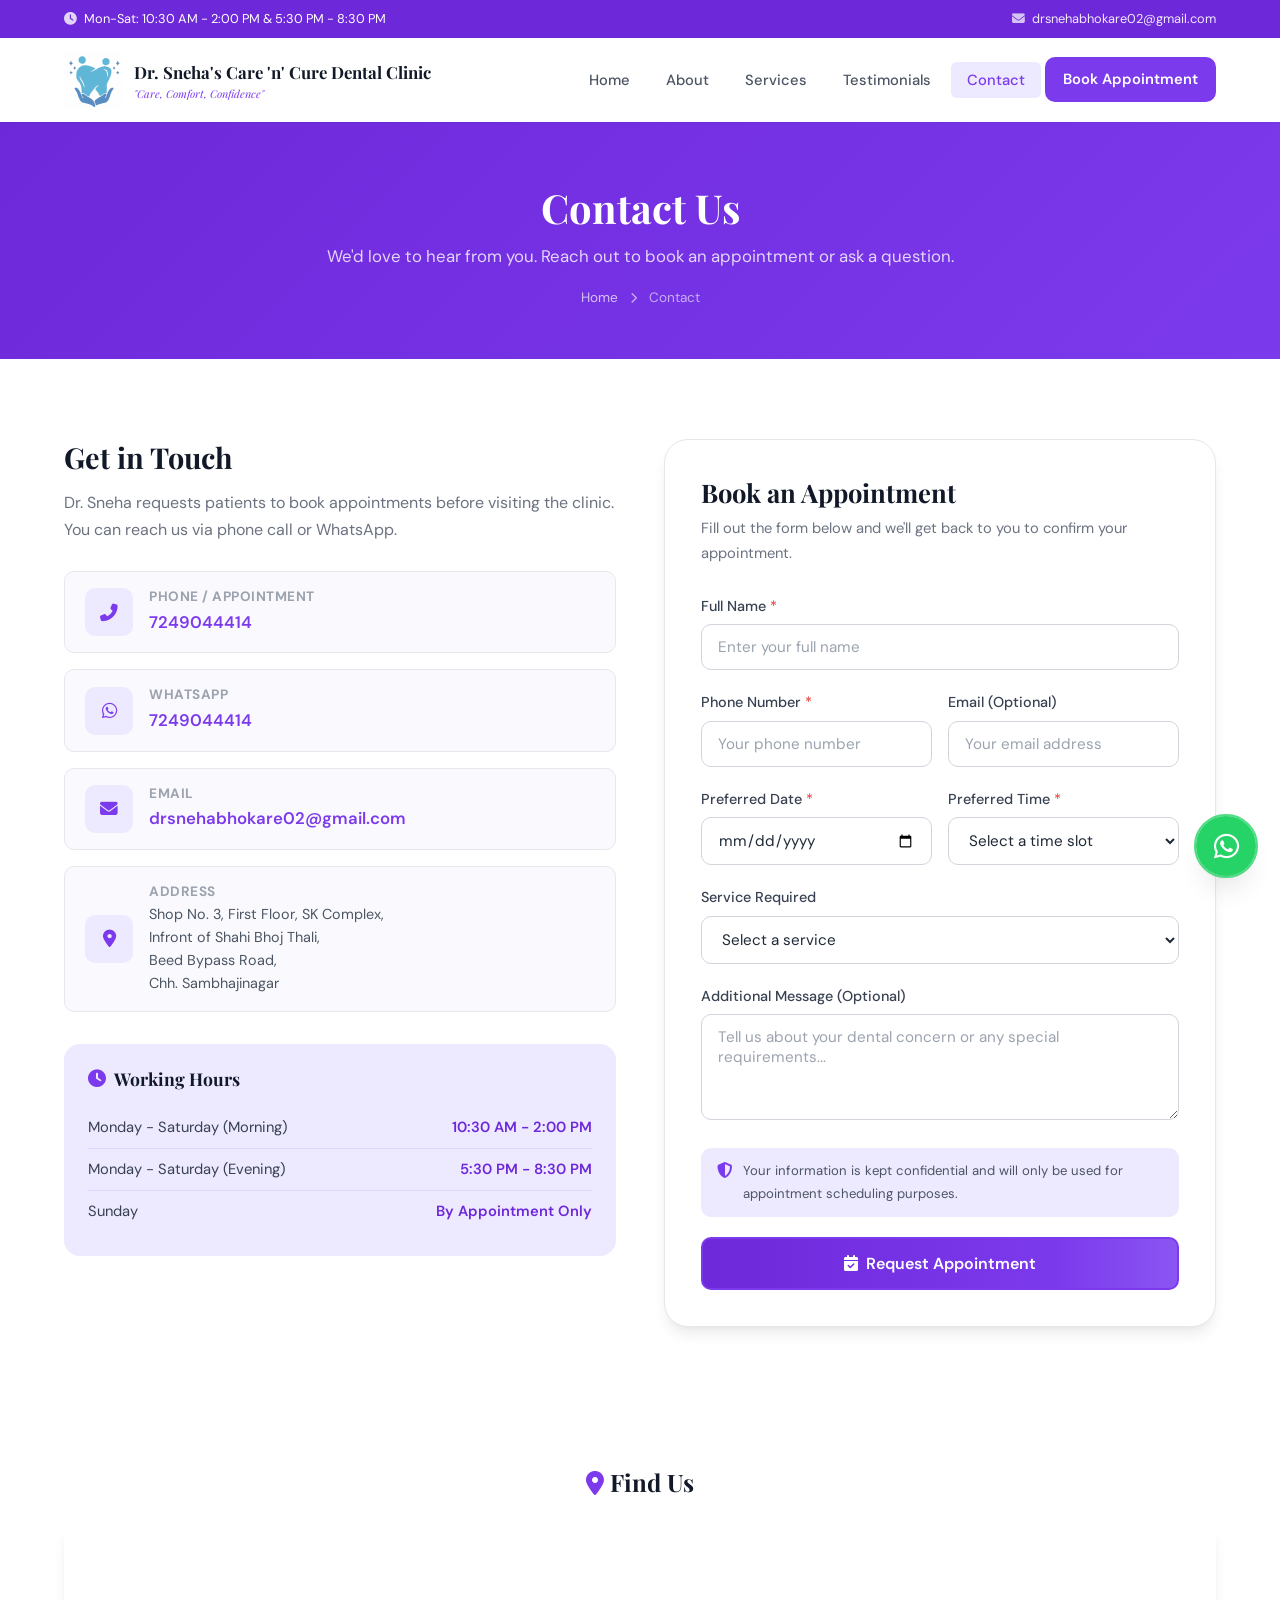
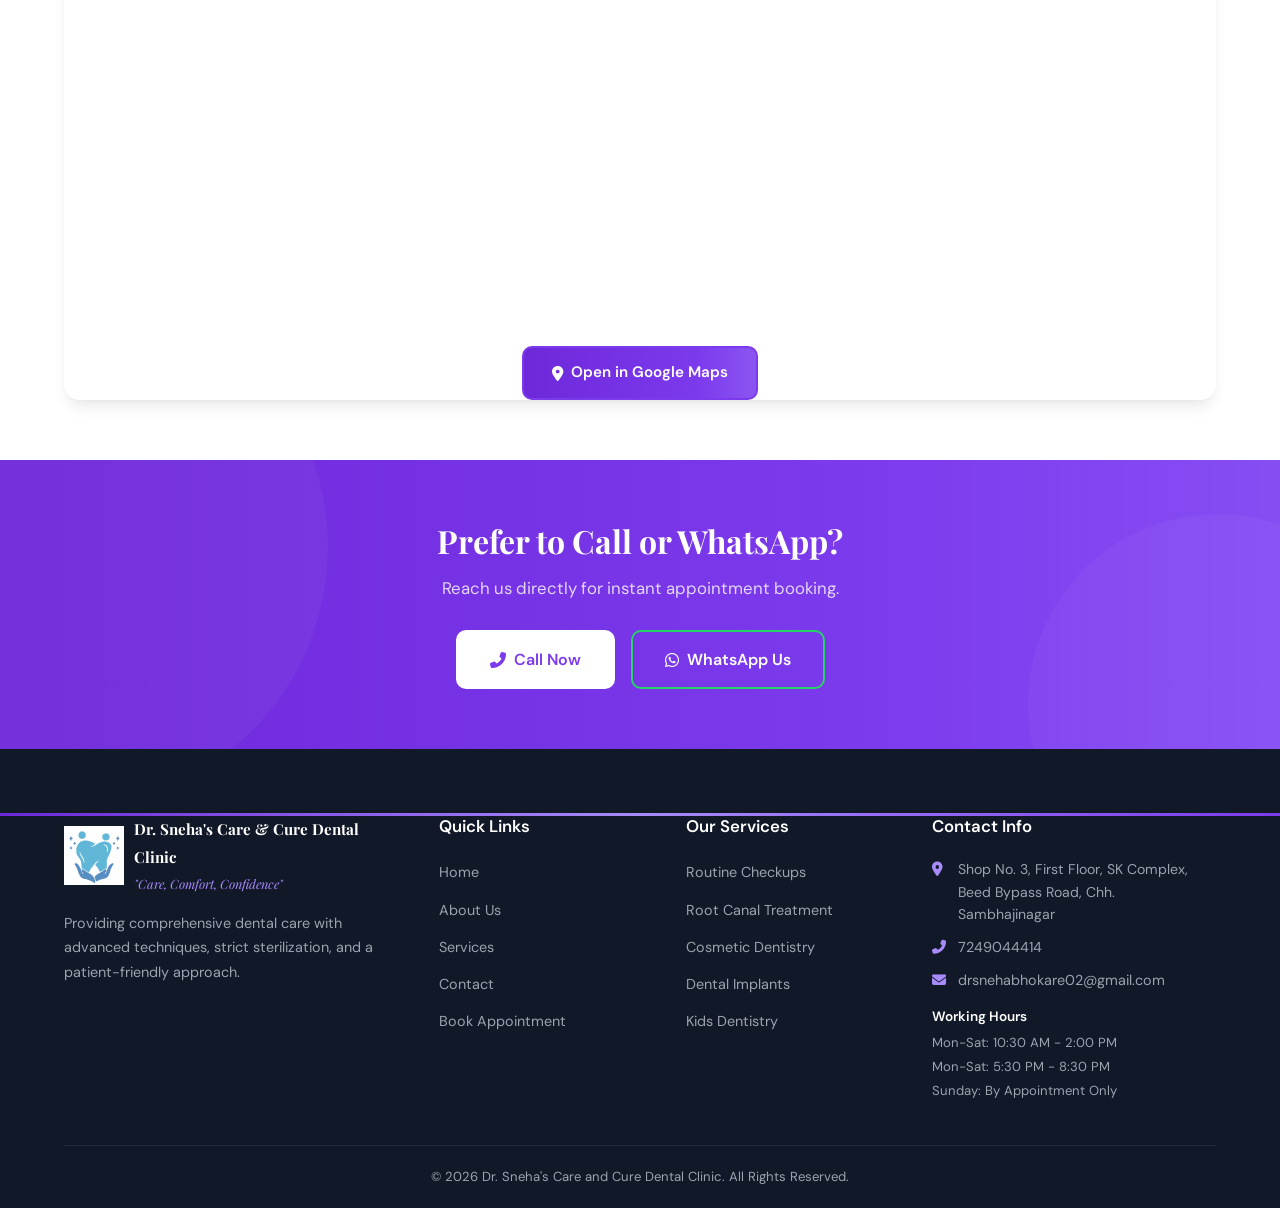
<file: contact.html>
<!DOCTYPE html>
<html lang="en">
<head>
    <meta charset="UTF-8">
    <meta name="viewport" content="width=device-width, initial-scale=1.0">
    <meta name="description" content="Contact Dr. Sneha's Care and Cure Dental Clinic. Book your appointment via phone or WhatsApp. Located at SK Complex, Beed Bypass Road, Chh. Sambhajinagar.">
    <title>Contact Us | Dr. Sneha's Care and Cure Dental Clinic</title>
    <link rel="preconnect" href="https://fonts.googleapis.com">
    <link rel="preconnect" href="https://fonts.gstatic.com" crossorigin>
    <link href="https://fonts.googleapis.com/css2?family=Playfair+Display:ital,wght@0,400;0,500;0,600;0,700;1,400&family=DM+Sans:ital,wght@0,300;0,400;0,500;0,600;0,700;1,400&display=swap" rel="stylesheet">
    <link rel="stylesheet" href="https://cdnjs.cloudflare.com/ajax/libs/font-awesome/6.5.1/css/all.min.css">
    <link rel="stylesheet" href="css/styles.css">
</head>
<body>
    <!-- Top Bar -->
    <div class="top-bar">
        <div class="container top-bar-content">
            <div class="top-bar-left">
                <span><i class="fas fa-clock"></i> Mon-Sat: 10:30 AM - 2:00 PM &amp; 5:30 PM - 8:30 PM</span>
            </div>
            <div class="top-bar-right">
                <a href="mailto:drsnehabhokare02@gmail.com"><i class="fas fa-envelope"></i> drsnehabhokare02@gmail.com</a>
            </div>
        </div>
    </div>

    <!-- Navigation -->
    <nav class="navbar" id="navbar">
        <div class="container nav-content">
            <a href="index.html" class="logo">
                <span class="logo-icon"><img src="images/logo.svg" alt="Clinic Logo" class="logo-svg"></span>
                <div class="logo-text">
                    <span class="logo-name">Dr. Sneha's Care 'n' Cure Dental Clinic</span>
                    <span class="logo-motto nav-motto">"Care, Comfort, Confidence"</span>
                </div>
            </a>
            <ul class="nav-links" id="navLinks">
                <li><a href="index.html">Home</a></li>
                <li><a href="about.html">About</a></li>
                <li><a href="services.html">Services</a></li>
                <li><a href="index.html#testimonials">Testimonials</a></li>
                <li><a href="contact.html" class="active">Contact</a></li>
                <li><a href="contact.html#appointment" class="btn btn-nav">Book Appointment</a></li>
            </ul>
            <button class="hamburger" id="hamburger" aria-label="Toggle navigation menu">
                <span></span>
                <span></span>
                <span></span>
            </button>
        </div>
    </nav>

    <!-- Page Header -->
    <section class="page-header">
        <div class="container">
            <h1>Contact Us</h1>
            <p>We'd love to hear from you. Reach out to book an appointment or ask a question.</p>
            <div class="breadcrumb">
                <a href="index.html">Home</a> <i class="fas fa-chevron-right"></i> <span>Contact</span>
            </div>
        </div>
    </section>

    <!-- Contact Info Section -->
    <section class="section contact-section">
        <div class="container">
            <div class="contact-grid">
                <div class="contact-info">
                    <h2>Get in Touch</h2>
                    <p>Dr. Sneha requests patients to book appointments before visiting the clinic. You can reach us via phone call or WhatsApp.</p>

                    <div class="contact-cards">
                        <div class="contact-card">
                            <div class="contact-card-icon"><i class="fas fa-phone-alt"></i></div>
                            <div>
                                <h4>Phone / Appointment</h4>
                                <a href="tel:7249044414">7249044414</a>
                            </div>
                        </div>
                        <div class="contact-card">
                            <div class="contact-card-icon"><i class="fab fa-whatsapp"></i></div>
                            <div>
                                <h4>WhatsApp</h4>
                                <a href="https://wa.me/917249044414?text=Hello%20Dr.%20Sneha%2C%20I%20would%20like%20to%20book%20an%20appointment." target="_blank" rel="noopener noreferrer">7249044414</a>
                            </div>
                        </div>
                        <div class="contact-card">
                            <div class="contact-card-icon"><i class="fas fa-envelope"></i></div>
                            <div>
                                <h4>Email</h4>
                                <a href="mailto:drsnehabhokare02@gmail.com">drsnehabhokare02@gmail.com</a>
                            </div>
                        </div>
                        <div class="contact-card">
                            <div class="contact-card-icon"><i class="fas fa-map-marker-alt"></i></div>
                            <div>
                                <h4>Address</h4>
                                <p>Shop No. 3, First Floor, SK Complex,<br>Infront of Shahi Bhoj Thali,<br>Beed Bypass Road,<br>Chh. Sambhajinagar</p>
                            </div>
                        </div>
                    </div>

                    <div class="working-hours-card">
                        <h3><i class="fas fa-clock"></i> Working Hours</h3>
                        <table class="hours-table">
                            <tr>
                                <td>Monday - Saturday (Morning)</td>
                                <td>10:30 AM - 2:00 PM</td>
                            </tr>
                            <tr>
                                <td>Monday - Saturday (Evening)</td>
                                <td>5:30 PM - 8:30 PM</td>
                            </tr>
                            <tr>
                                <td>Sunday</td>
                                <td>By Appointment Only</td>
                            </tr>
                        </table>
                    </div>
                </div>

                <!-- Appointment Form -->
                <div class="appointment-form-wrapper" id="appointment">
                    <h2>Book an Appointment</h2>
                    <p>Fill out the form below and we'll get back to you to confirm your appointment.</p>
                    <form class="appointment-form" id="appointmentForm" novalidate>
                        <div class="form-group">
                            <label for="patientName">Full Name <span class="required">*</span></label>
                            <input type="text" id="patientName" name="patientName" required placeholder="Enter your full name" autocomplete="name">
                        </div>
                        <div class="form-row">
                            <div class="form-group">
                                <label for="patientPhone">Phone Number <span class="required">*</span></label>
                                <input type="tel" id="patientPhone" name="patientPhone" required placeholder="Your phone number" autocomplete="tel" pattern="[0-9]{10}">
                            </div>
                            <div class="form-group">
                                <label for="patientEmail">Email (Optional)</label>
                                <input type="email" id="patientEmail" name="patientEmail" placeholder="Your email address" autocomplete="email">
                            </div>
                        </div>
                        <div class="form-row">
                            <div class="form-group">
                                <label for="appointmentDate">Preferred Date <span class="required">*</span></label>
                                <input type="date" id="appointmentDate" name="appointmentDate" required>
                            </div>
                            <div class="form-group">
                                <label for="appointmentTime">Preferred Time <span class="required">*</span></label>
                                <select id="appointmentTime" name="appointmentTime" required>
                                    <option value="">Select a time slot</option>
                                    <optgroup label="Morning">
                                        <option value="10:30">10:30 AM</option>
                                        <option value="11:00">11:00 AM</option>
                                        <option value="11:30">11:30 AM</option>
                                        <option value="12:00">12:00 PM</option>
                                        <option value="12:30">12:30 PM</option>
                                        <option value="13:00">1:00 PM</option>
                                        <option value="13:30">1:30 PM</option>
                                    </optgroup>
                                    <optgroup label="Evening">
                                        <option value="17:30">5:30 PM</option>
                                        <option value="18:00">6:00 PM</option>
                                        <option value="18:30">6:30 PM</option>
                                        <option value="19:00">7:00 PM</option>
                                        <option value="19:30">7:30 PM</option>
                                        <option value="20:00">8:00 PM</option>
                                    </optgroup>
                                </select>
                            </div>
                        </div>
                        <div class="form-group">
                            <label for="serviceType">Service Required</label>
                            <select id="serviceType" name="serviceType">
                                <option value="">Select a service</option>
                                <option value="checkup">Routine Checkup</option>
                                <option value="scaling">Dental Scaling &amp; Polishing</option>
                                <option value="filling">Tooth Colored Filling</option>
                                <option value="rct">Root Canal Treatment</option>
                                <option value="crown">Crown / Bridge / Denture</option>
                                <option value="whitening">Teeth Whitening</option>
                                <option value="veneer">Dental Veneers</option>
                                <option value="smile">Smile Designing</option>
                                <option value="implant">Dental Implant</option>
                                <option value="orthodontics">Orthodontics</option>
                                <option value="extraction">Tooth Extraction</option>
                                <option value="wisdom">Wisdom Tooth Extraction</option>
                                <option value="kids">Kids Dentistry</option>
                                <option value="other">Other</option>
                            </select>
                        </div>
                        <div class="form-group">
                            <label for="message">Additional Message (Optional)</label>
                            <textarea id="message" name="message" rows="4" placeholder="Tell us about your dental concern or any special requirements..."></textarea>
                        </div>
                        <div class="form-notice">
                            <i class="fas fa-shield-alt"></i>
                            <p>Your information is kept confidential and will only be used for appointment scheduling purposes.</p>
                        </div>
                        <button type="submit" class="btn btn-primary btn-lg btn-full">
                            <i class="fas fa-calendar-check"></i> Request Appointment
                        </button>
                    </form>
                    <div class="form-success" id="formSuccess" style="display: none;">
                        <div class="success-icon"><i class="fas fa-check-circle"></i></div>
                        <h3>Appointment Request Sent!</h3>
                        <p>Thank you for your request. We will contact you shortly to confirm your appointment.</p>
                        <p>For immediate assistance, please call or WhatsApp us at <a href="tel:7249044414">7249044414</a>.</p>
                    </div>
                </div>
            </div>
        </div>
    </section>

    <!-- Map Section -->
    <section class="map-section">
        <div class="container">
            <h2 class="map-title"><i class="fas fa-map-marker-alt"></i> Find Us</h2>
            <div class="map-wrapper">
                <iframe
                    src="https://www.google.com/maps/embed/v1/place?key=AIzaSyBFw0Qbyq9zTFTd-tUY6dZWTgaQzuU17R8&q=Dr+Sneha's+Care+N+Cure+Dental+Clinic,+SK+Complex,+Beed+Bypass+Road,+Chhatrapati+Sambhajinagar&zoom=16"
                    width="100%"
                    height="400"
                    style="border:0; border-radius: 12px;"
                    allowfullscreen=""
                    loading="lazy"
                    referrerpolicy="no-referrer-when-downgrade"
                    title="Dr. Sneha's Care and Cure Dental Clinic Location">
                </iframe>
                <div class="map-fallback">
                    <a href="https://www.google.com/maps/search/Dr+Sneha's+Care+N+Cure+Dental+Clinic+SK+Complex+Beed+Bypass+Road+Chhatrapati+Sambhajinagar" target="_blank" rel="noopener noreferrer" class="btn btn-primary">
                        <i class="fas fa-map-marker-alt"></i> Open in Google Maps
                    </a>
                </div>
            </div>
        </div>
    </section>

    <!-- CTA Section -->
    <section class="cta-section">
        <div class="container cta-content">
            <h2>Prefer to Call or WhatsApp?</h2>
            <p>Reach us directly for instant appointment booking.</p>
            <div class="cta-buttons">
                <a href="tel:7249044414" class="btn btn-white btn-lg"><i class="fas fa-phone-alt"></i> Call Now</a>
                <a href="https://wa.me/917249044414?text=Hello%20Dr.%20Sneha%2C%20I%20would%20like%20to%20book%20an%20appointment." class="btn btn-whatsapp-outline btn-lg" target="_blank" rel="noopener noreferrer">
                    <i class="fab fa-whatsapp"></i> WhatsApp Us
                </a>
            </div>
        </div>
    </section>

    <!-- Footer -->
    <footer class="footer">
        <div class="container">
            <div class="footer-grid">
                <div class="footer-col">
                    <div class="footer-logo">
                        <span class="logo-icon"><img src="images/logo.svg" alt="Clinic Logo" class="logo-svg"></span>
                        <div class="logo-text">
                            <span class="logo-name">Dr. Sneha's</span>
                            <span class="logo-tagline">Care &amp; Cure Dental Clinic</span>
                            <span class="logo-motto">"Care, Comfort, Confidence"</span>
                        </div>
                    </div>
                    <p>Providing comprehensive dental care with advanced techniques, strict sterilization, and a patient-friendly approach.</p>
                </div>
                <div class="footer-col">
                    <h4>Quick Links</h4>
                    <ul>
                        <li><a href="index.html">Home</a></li>
                        <li><a href="about.html">About Us</a></li>
                        <li><a href="services.html">Services</a></li>
                        <li><a href="contact.html">Contact</a></li>
                        <li><a href="contact.html#appointment">Book Appointment</a></li>
                    </ul>
                </div>
                <div class="footer-col">
                    <h4>Our Services</h4>
                    <ul>
                        <li><a href="services.html#routine">Routine Checkups</a></li>
                        <li><a href="services.html#rootcanal">Root Canal Treatment</a></li>
                        <li><a href="services.html#cosmetic">Cosmetic Dentistry</a></li>
                        <li><a href="services.html#implants">Dental Implants</a></li>
                        <li><a href="services.html#kids">Kids Dentistry</a></li>
                    </ul>
                </div>
                <div class="footer-col">
                    <h4>Contact Info</h4>
                    <ul class="contact-list">
                        <li><i class="fas fa-map-marker-alt"></i> Shop No. 3, First Floor, SK Complex, Beed Bypass Road, Chh. Sambhajinagar</li>
                        <li><i class="fas fa-phone-alt"></i> <a href="tel:7249044414">7249044414</a></li>
                        <li><i class="fas fa-envelope"></i> <a href="mailto:drsnehabhokare02@gmail.com">drsnehabhokare02@gmail.com</a></li>
                    </ul>
                    <div class="footer-hours">
                        <h5>Working Hours</h5>
                        <p>Mon-Sat: 10:30 AM - 2:00 PM</p>
                        <p>Mon-Sat: 5:30 PM - 8:30 PM</p>
                        <p>Sunday: By Appointment Only</p>
                    </div>
                </div>
            </div>
            <div class="footer-bottom">
                <p>&copy; 2026 Dr. Sneha's Care and Cure Dental Clinic. All Rights Reserved.</p>
            </div>
        </div>
    </footer>

    <!-- WhatsApp Float Button -->
    <a href="https://wa.me/917249044414?text=Hello%20Dr.%20Sneha%2C%20I%20would%20like%20to%20book%20an%20appointment." class="whatsapp-float" target="_blank" rel="noopener noreferrer" aria-label="Chat on WhatsApp">
        <i class="fab fa-whatsapp"></i>
    </a>

    <button class="back-to-top" id="backToTop" aria-label="Back to top">
        <i class="fas fa-chevron-up"></i>
    </button>

    <script src="js/main.js"></script>
</body>
</html>
</file>
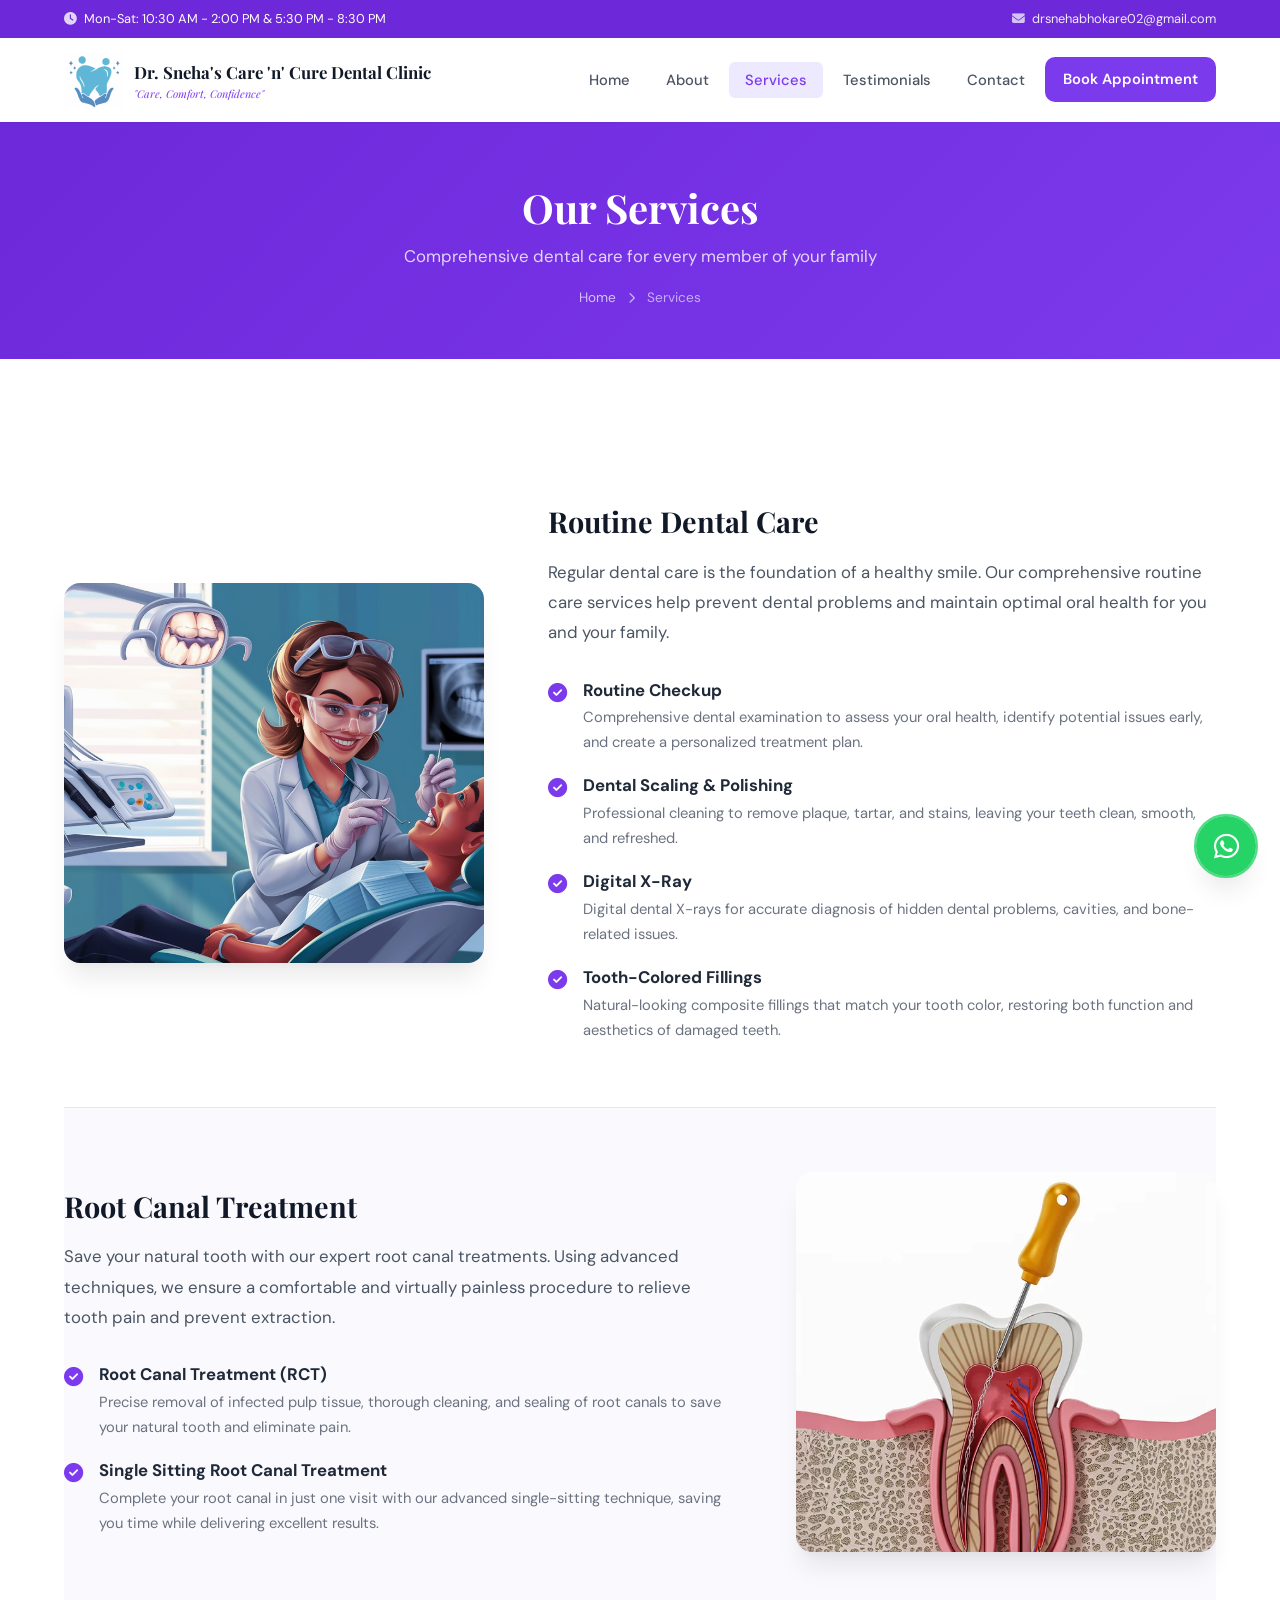
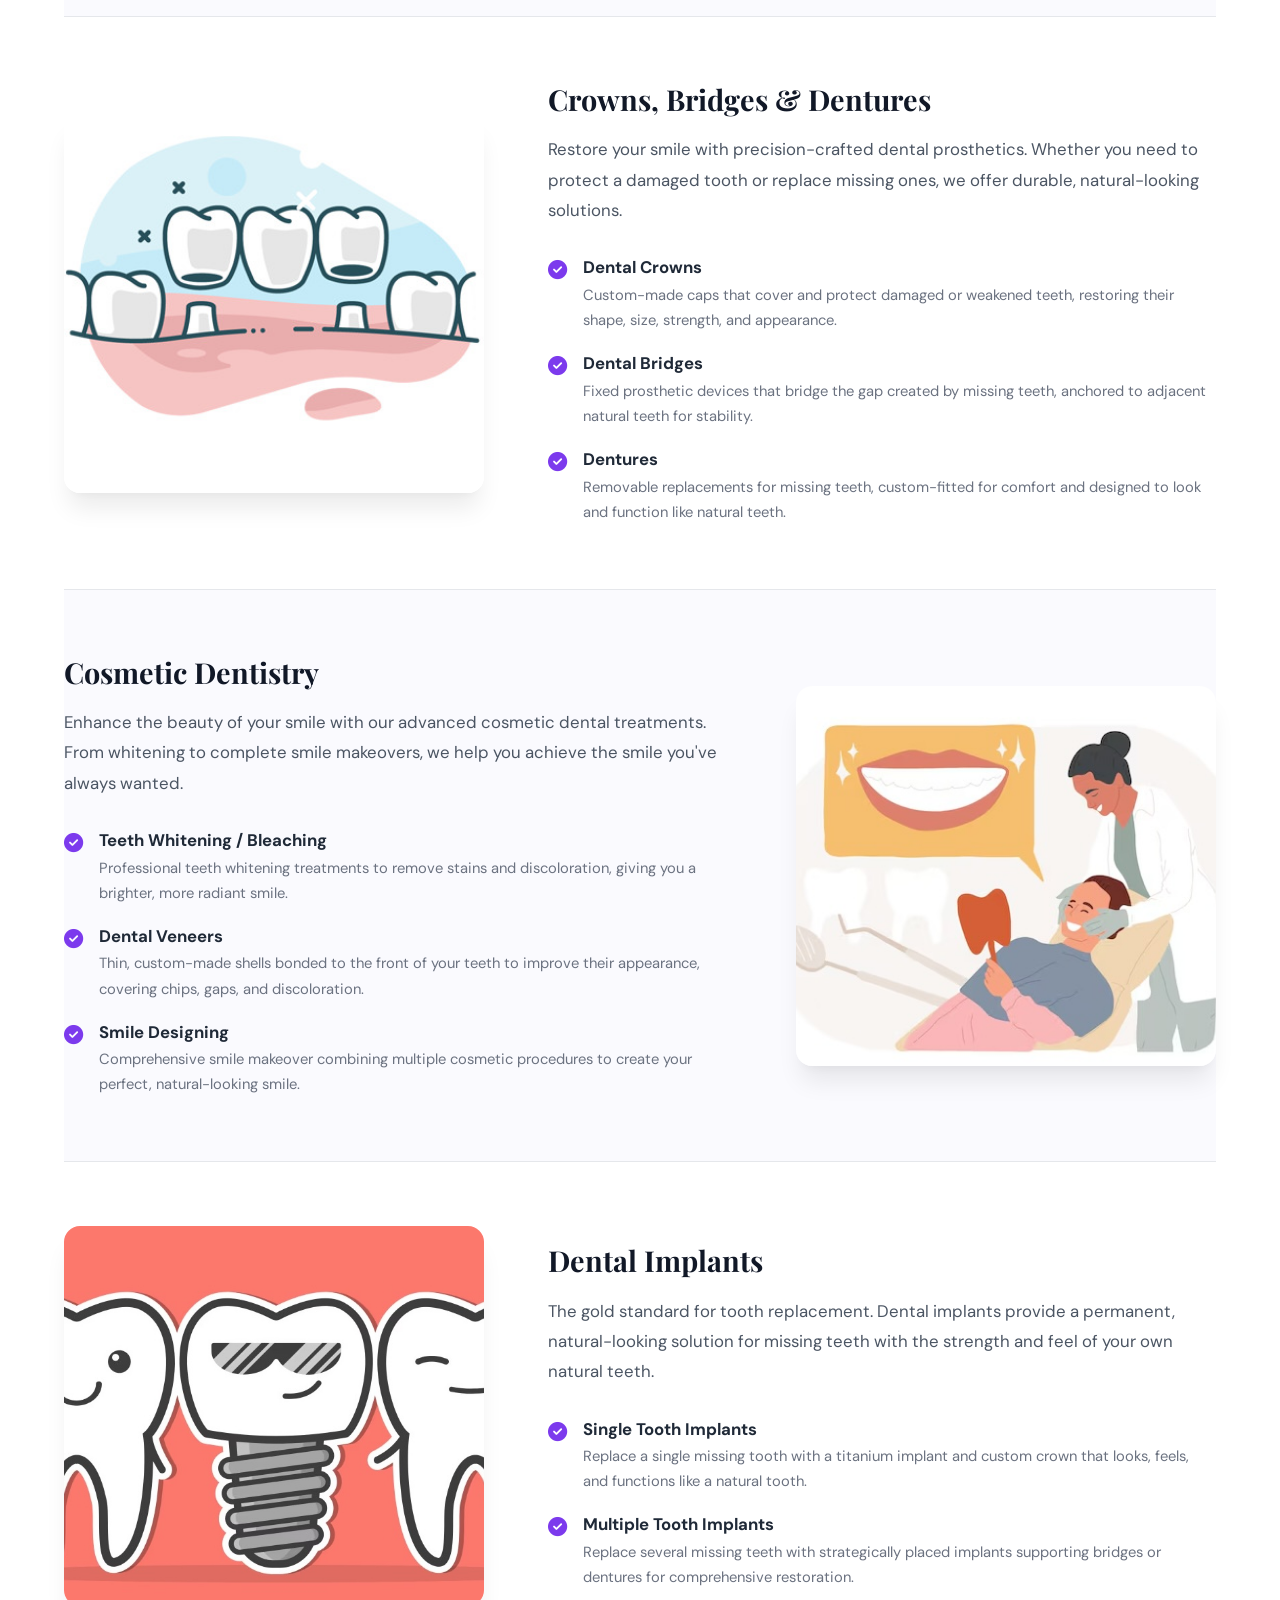
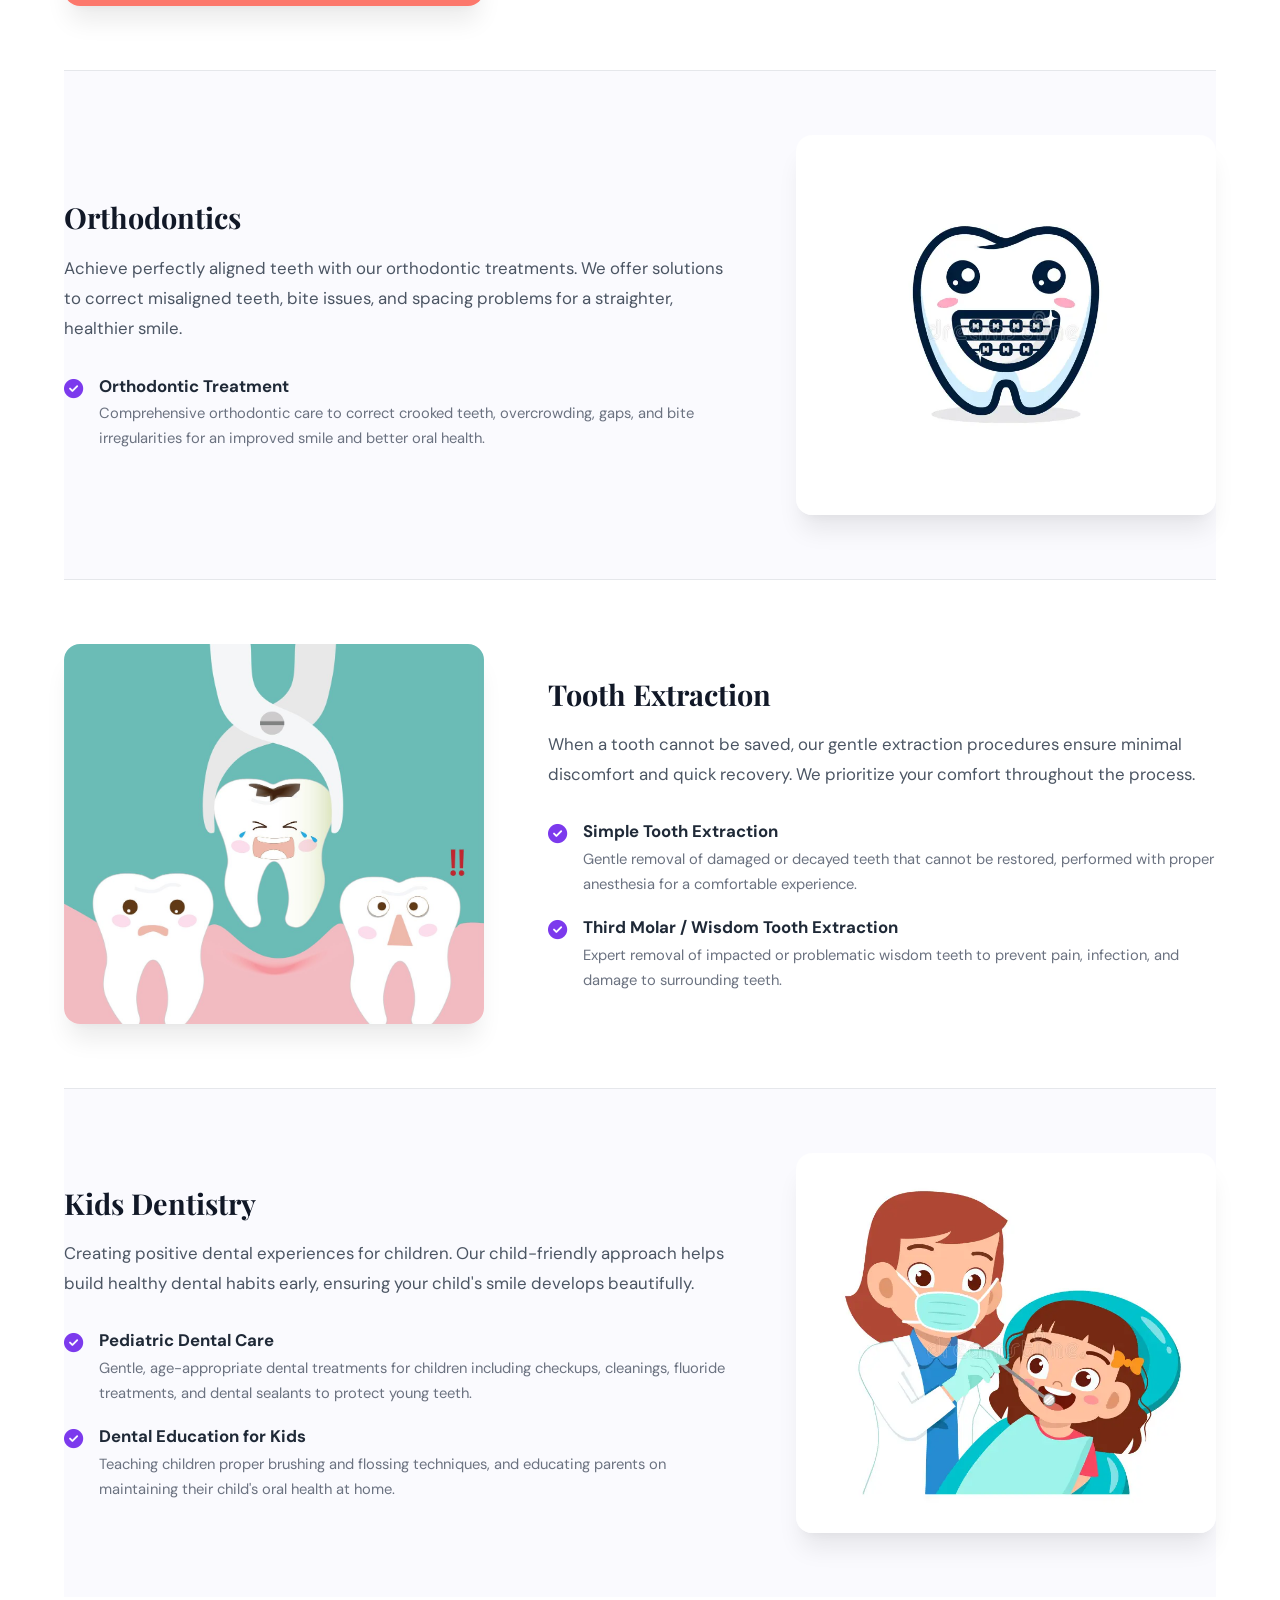
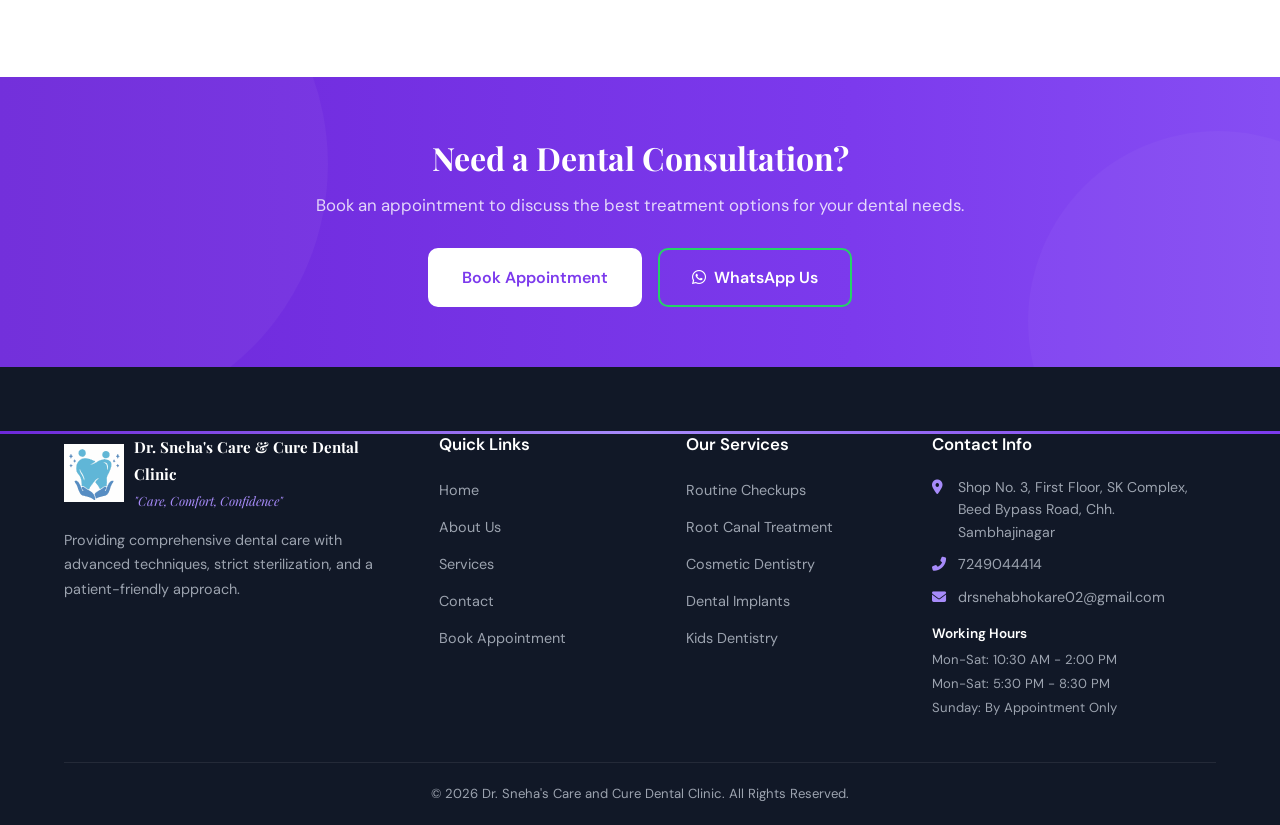
<file: services.html>
<!DOCTYPE html>
<html lang="en">
<head>
    <meta charset="UTF-8">
    <meta name="viewport" content="width=device-width, initial-scale=1.0">
    <meta name="description" content="Comprehensive dental services including root canal treatment, dental implants, cosmetic dentistry, teeth whitening, kids dentistry, and more at Dr. Sneha's Care and Cure Dental Clinic.">
    <title>Services | Dr. Sneha's Care and Cure Dental Clinic</title>
    <link rel="preconnect" href="https://fonts.googleapis.com">
    <link rel="preconnect" href="https://fonts.gstatic.com" crossorigin>
    <link href="https://fonts.googleapis.com/css2?family=Playfair+Display:ital,wght@0,400;0,500;0,600;0,700;1,400&family=DM+Sans:ital,wght@0,300;0,400;0,500;0,600;0,700;1,400&display=swap" rel="stylesheet">
    <link rel="stylesheet" href="https://cdnjs.cloudflare.com/ajax/libs/font-awesome/6.5.1/css/all.min.css">
    <link rel="stylesheet" href="css/styles.css">
</head>
<body>
    <!-- Top Bar -->
    <div class="top-bar">
        <div class="container top-bar-content">
            <div class="top-bar-left">
                <span><i class="fas fa-clock"></i> Mon-Sat: 10:30 AM - 2:00 PM &amp; 5:30 PM - 8:30 PM</span>
            </div>
            <div class="top-bar-right">
                <a href="mailto:drsnehabhokare02@gmail.com"><i class="fas fa-envelope"></i> drsnehabhokare02@gmail.com</a>
            </div>
        </div>
    </div>

    <!-- Navigation -->
    <nav class="navbar" id="navbar">
        <div class="container nav-content">
            <a href="index.html" class="logo">
                <span class="logo-icon"><img src="images/logo.svg" alt="Clinic Logo" class="logo-svg"></span>
                <div class="logo-text">
                    <span class="logo-name">Dr. Sneha's Care 'n' Cure Dental Clinic</span>
                    <span class="logo-motto nav-motto">"Care, Comfort, Confidence"</span>
                </div>
            </a>
            <ul class="nav-links" id="navLinks">
                <li><a href="index.html">Home</a></li>
                <li><a href="about.html">About</a></li>
                <li><a href="services.html" class="active">Services</a></li>
                <li><a href="index.html#testimonials">Testimonials</a></li>
                <li><a href="contact.html">Contact</a></li>
                <li><a href="contact.html#appointment" class="btn btn-nav">Book Appointment</a></li>
            </ul>
            <button class="hamburger" id="hamburger" aria-label="Toggle navigation menu">
                <span></span>
                <span></span>
                <span></span>
            </button>
        </div>
    </nav>

    <!-- Page Header -->
    <section class="page-header">
        <div class="container">
            <h1>Our Services</h1>
            <p>Comprehensive dental care for every member of your family</p>
            <div class="breadcrumb">
                <a href="index.html">Home</a> <i class="fas fa-chevron-right"></i> <span>Services</span>
            </div>
        </div>
    </section>

    <!-- Services Detail -->
    <section class="section services-detail">
        <div class="container">

            <!-- Routine Care -->
            <div class="service-detail-block" id="routine">
                <div class="service-detail-inner">
                    <div class="service-detail-image">
                        <img src="images/routine-dental-care.jpg" alt="Routine Dental Care">
                    </div>
                    <div class="service-detail-content">
                        <h2>Routine Dental Care</h2>
                        <p class="service-intro">Regular dental care is the foundation of a healthy smile. Our comprehensive routine care services help prevent dental problems and maintain optimal oral health for you and your family.</p>
                        <div class="service-list">
                            <div class="service-item">
                                <i class="fas fa-check-circle"></i>
                                <div>
                                    <h4>Routine Checkup</h4>
                                    <p>Comprehensive dental examination to assess your oral health, identify potential issues early, and create a personalized treatment plan.</p>
                                </div>
                            </div>
                            <div class="service-item">
                                <i class="fas fa-check-circle"></i>
                                <div>
                                    <h4>Dental Scaling &amp; Polishing</h4>
                                    <p>Professional cleaning to remove plaque, tartar, and stains, leaving your teeth clean, smooth, and refreshed.</p>
                                </div>
                            </div>
                            <div class="service-item">
                                <i class="fas fa-check-circle"></i>
                                <div>
                                    <h4>Digital X-Ray</h4>
                                    <p>Digital dental X-rays for accurate diagnosis of hidden dental problems, cavities, and bone-related issues.</p>
                                </div>
                            </div>
                            <div class="service-item">
                                <i class="fas fa-check-circle"></i>
                                <div>
                                    <h4>Tooth-Colored Fillings</h4>
                                    <p>Natural-looking composite fillings that match your tooth color, restoring both function and aesthetics of damaged teeth.</p>
                                </div>
                            </div>
                        </div>
                    </div>
                </div>
            </div>

            <!-- Root Canal Treatment -->
            <div class="service-detail-block alt" id="rootcanal">
                <div class="service-detail-inner">
                    <div class="service-detail-image">
                        <img src="images/root-canal-treatment.jpg" alt="Root Canal Treatment">
                    </div>
                    <div class="service-detail-content">
                        <h2>Root Canal Treatment</h2>
                        <p class="service-intro">Save your natural tooth with our expert root canal treatments. Using advanced techniques, we ensure a comfortable and virtually painless procedure to relieve tooth pain and prevent extraction.</p>
                        <div class="service-list">
                            <div class="service-item">
                                <i class="fas fa-check-circle"></i>
                                <div>
                                    <h4>Root Canal Treatment (RCT)</h4>
                                    <p>Precise removal of infected pulp tissue, thorough cleaning, and sealing of root canals to save your natural tooth and eliminate pain.</p>
                                </div>
                            </div>
                            <div class="service-item">
                                <i class="fas fa-check-circle"></i>
                                <div>
                                    <h4>Single Sitting Root Canal Treatment</h4>
                                    <p>Complete your root canal in just one visit with our advanced single-sitting technique, saving you time while delivering excellent results.</p>
                                </div>
                            </div>
                        </div>
                    </div>
                </div>
            </div>

            <!-- Crowns, Bridges, Dentures -->
            <div class="service-detail-block" id="crowns">
                <div class="service-detail-inner">
                    <div class="service-detail-image">
                        <img src="images/crowns-bridges-dentures.jpg" alt="Crowns, Bridges and Dentures">
                    </div>
                    <div class="service-detail-content">
                        <h2>Crowns, Bridges &amp; Dentures</h2>
                        <p class="service-intro">Restore your smile with precision-crafted dental prosthetics. Whether you need to protect a damaged tooth or replace missing ones, we offer durable, natural-looking solutions.</p>
                        <div class="service-list">
                            <div class="service-item">
                                <i class="fas fa-check-circle"></i>
                                <div>
                                    <h4>Dental Crowns</h4>
                                    <p>Custom-made caps that cover and protect damaged or weakened teeth, restoring their shape, size, strength, and appearance.</p>
                                </div>
                            </div>
                            <div class="service-item">
                                <i class="fas fa-check-circle"></i>
                                <div>
                                    <h4>Dental Bridges</h4>
                                    <p>Fixed prosthetic devices that bridge the gap created by missing teeth, anchored to adjacent natural teeth for stability.</p>
                                </div>
                            </div>
                            <div class="service-item">
                                <i class="fas fa-check-circle"></i>
                                <div>
                                    <h4>Dentures</h4>
                                    <p>Removable replacements for missing teeth, custom-fitted for comfort and designed to look and function like natural teeth.</p>
                                </div>
                            </div>
                        </div>
                    </div>
                </div>
            </div>

            <!-- Cosmetic Dentistry -->
            <div class="service-detail-block alt" id="cosmetic">
                <div class="service-detail-inner">
                    <div class="service-detail-image">
                        <img src="images/cosmetic-dentistry.jpg" alt="Cosmetic Dentistry">
                    </div>
                    <div class="service-detail-content">
                        <h2>Cosmetic Dentistry</h2>
                        <p class="service-intro">Enhance the beauty of your smile with our advanced cosmetic dental treatments. From whitening to complete smile makeovers, we help you achieve the smile you've always wanted.</p>
                        <div class="service-list">
                            <div class="service-item">
                                <i class="fas fa-check-circle"></i>
                                <div>
                                    <h4>Teeth Whitening / Bleaching</h4>
                                    <p>Professional teeth whitening treatments to remove stains and discoloration, giving you a brighter, more radiant smile.</p>
                                </div>
                            </div>
                            <div class="service-item">
                                <i class="fas fa-check-circle"></i>
                                <div>
                                    <h4>Dental Veneers</h4>
                                    <p>Thin, custom-made shells bonded to the front of your teeth to improve their appearance, covering chips, gaps, and discoloration.</p>
                                </div>
                            </div>
                            <div class="service-item">
                                <i class="fas fa-check-circle"></i>
                                <div>
                                    <h4>Smile Designing</h4>
                                    <p>Comprehensive smile makeover combining multiple cosmetic procedures to create your perfect, natural-looking smile.</p>
                                </div>
                            </div>
                        </div>
                    </div>
                </div>
            </div>

            <!-- Dental Implants -->
            <div class="service-detail-block" id="implants">
                <div class="service-detail-inner">
                    <div class="service-detail-image">
                        <img src="images/dental-implants.jpg" alt="Dental Implants">
                    </div>
                    <div class="service-detail-content">
                        <h2>Dental Implants</h2>
                        <p class="service-intro">The gold standard for tooth replacement. Dental implants provide a permanent, natural-looking solution for missing teeth with the strength and feel of your own natural teeth.</p>
                        <div class="service-list">
                            <div class="service-item">
                                <i class="fas fa-check-circle"></i>
                                <div>
                                    <h4>Single Tooth Implants</h4>
                                    <p>Replace a single missing tooth with a titanium implant and custom crown that looks, feels, and functions like a natural tooth.</p>
                                </div>
                            </div>
                            <div class="service-item">
                                <i class="fas fa-check-circle"></i>
                                <div>
                                    <h4>Multiple Tooth Implants</h4>
                                    <p>Replace several missing teeth with strategically placed implants supporting bridges or dentures for comprehensive restoration.</p>
                                </div>
                            </div>
                        </div>
                    </div>
                </div>
            </div>

            <!-- Orthodontics -->
            <div class="service-detail-block alt" id="orthodontics">
                <div class="service-detail-inner">
                    <div class="service-detail-image">
                        <img src="images/orthodontics.jpg" alt="Orthodontics">
                    </div>
                    <div class="service-detail-content">
                        <h2>Orthodontics</h2>
                        <p class="service-intro">Achieve perfectly aligned teeth with our orthodontic treatments. We offer solutions to correct misaligned teeth, bite issues, and spacing problems for a straighter, healthier smile.</p>
                        <div class="service-list">
                            <div class="service-item">
                                <i class="fas fa-check-circle"></i>
                                <div>
                                    <h4>Orthodontic Treatment</h4>
                                    <p>Comprehensive orthodontic care to correct crooked teeth, overcrowding, gaps, and bite irregularities for an improved smile and better oral health.</p>
                                </div>
                            </div>
                        </div>
                    </div>
                </div>
            </div>

            <!-- Tooth Extraction -->
            <div class="service-detail-block" id="extraction">
                <div class="service-detail-inner">
                    <div class="service-detail-image">
                        <img src="images/tooth-extraction.jpg" alt="Tooth Extraction">
                    </div>
                    <div class="service-detail-content">
                        <h2>Tooth Extraction</h2>
                        <p class="service-intro">When a tooth cannot be saved, our gentle extraction procedures ensure minimal discomfort and quick recovery. We prioritize your comfort throughout the process.</p>
                        <div class="service-list">
                            <div class="service-item">
                                <i class="fas fa-check-circle"></i>
                                <div>
                                    <h4>Simple Tooth Extraction</h4>
                                    <p>Gentle removal of damaged or decayed teeth that cannot be restored, performed with proper anesthesia for a comfortable experience.</p>
                                </div>
                            </div>
                            <div class="service-item">
                                <i class="fas fa-check-circle"></i>
                                <div>
                                    <h4>Third Molar / Wisdom Tooth Extraction</h4>
                                    <p>Expert removal of impacted or problematic wisdom teeth to prevent pain, infection, and damage to surrounding teeth.</p>
                                </div>
                            </div>
                        </div>
                    </div>
                </div>
            </div>

            <!-- Kids Dentistry -->
            <div class="service-detail-block alt" id="kids">
                <div class="service-detail-inner">
                    <div class="service-detail-image">
                        <img src="images/kids-dentistry.jpg" alt="Kids Dentistry">
                    </div>
                    <div class="service-detail-content">
                        <h2>Kids Dentistry</h2>
                        <p class="service-intro">Creating positive dental experiences for children. Our child-friendly approach helps build healthy dental habits early, ensuring your child's smile develops beautifully.</p>
                        <div class="service-list">
                            <div class="service-item">
                                <i class="fas fa-check-circle"></i>
                                <div>
                                    <h4>Pediatric Dental Care</h4>
                                    <p>Gentle, age-appropriate dental treatments for children including checkups, cleanings, fluoride treatments, and dental sealants to protect young teeth.</p>
                                </div>
                            </div>
                            <div class="service-item">
                                <i class="fas fa-check-circle"></i>
                                <div>
                                    <h4>Dental Education for Kids</h4>
                                    <p>Teaching children proper brushing and flossing techniques, and educating parents on maintaining their child's oral health at home.</p>
                                </div>
                            </div>
                        </div>
                    </div>
                </div>
            </div>

        </div>
    </section>

    <!-- CTA Section -->
    <section class="cta-section">
        <div class="container cta-content">
            <h2>Need a Dental Consultation?</h2>
            <p>Book an appointment to discuss the best treatment options for your dental needs.</p>
            <div class="cta-buttons">
                <a href="contact.html#appointment" class="btn btn-white btn-lg">Book Appointment</a>
                <a href="https://wa.me/917249044414?text=Hello%20Dr.%20Sneha%2C%20I%20would%20like%20to%20know%20more%20about%20your%20services." class="btn btn-whatsapp-outline btn-lg" target="_blank" rel="noopener noreferrer">
                    <i class="fab fa-whatsapp"></i> WhatsApp Us
                </a>
            </div>
        </div>
    </section>

    <!-- Footer -->
    <footer class="footer">
        <div class="container">
            <div class="footer-grid">
                <div class="footer-col">
                    <div class="footer-logo">
                        <span class="logo-icon"><img src="images/logo.svg" alt="Clinic Logo" class="logo-svg"></span>
                        <div class="logo-text">
                            <span class="logo-name">Dr. Sneha's</span>
                            <span class="logo-tagline">Care &amp; Cure Dental Clinic</span>
                            <span class="logo-motto">"Care, Comfort, Confidence"</span>
                        </div>
                    </div>
                    <p>Providing comprehensive dental care with advanced techniques, strict sterilization, and a patient-friendly approach.</p>
                </div>
                <div class="footer-col">
                    <h4>Quick Links</h4>
                    <ul>
                        <li><a href="index.html">Home</a></li>
                        <li><a href="about.html">About Us</a></li>
                        <li><a href="services.html">Services</a></li>
                        <li><a href="contact.html">Contact</a></li>
                        <li><a href="contact.html#appointment">Book Appointment</a></li>
                    </ul>
                </div>
                <div class="footer-col">
                    <h4>Our Services</h4>
                    <ul>
                        <li><a href="services.html#routine">Routine Checkups</a></li>
                        <li><a href="services.html#rootcanal">Root Canal Treatment</a></li>
                        <li><a href="services.html#cosmetic">Cosmetic Dentistry</a></li>
                        <li><a href="services.html#implants">Dental Implants</a></li>
                        <li><a href="services.html#kids">Kids Dentistry</a></li>
                    </ul>
                </div>
                <div class="footer-col">
                    <h4>Contact Info</h4>
                    <ul class="contact-list">
                        <li><i class="fas fa-map-marker-alt"></i> Shop No. 3, First Floor, SK Complex, Beed Bypass Road, Chh. Sambhajinagar</li>
                        <li><i class="fas fa-phone-alt"></i> <a href="tel:7249044414">7249044414</a></li>
                        <li><i class="fas fa-envelope"></i> <a href="mailto:drsnehabhokare02@gmail.com">drsnehabhokare02@gmail.com</a></li>
                    </ul>
                    <div class="footer-hours">
                        <h5>Working Hours</h5>
                        <p>Mon-Sat: 10:30 AM - 2:00 PM</p>
                        <p>Mon-Sat: 5:30 PM - 8:30 PM</p>
                        <p>Sunday: By Appointment Only</p>
                    </div>
                </div>
            </div>
            <div class="footer-bottom">
                <p>&copy; 2026 Dr. Sneha's Care and Cure Dental Clinic. All Rights Reserved.</p>
            </div>
        </div>
    </footer>

    <!-- WhatsApp Float Button -->
    <a href="https://wa.me/917249044414?text=Hello%20Dr.%20Sneha%2C%20I%20would%20like%20to%20book%20an%20appointment." class="whatsapp-float" target="_blank" rel="noopener noreferrer" aria-label="Chat on WhatsApp">
        <i class="fab fa-whatsapp"></i>
    </a>

    <button class="back-to-top" id="backToTop" aria-label="Back to top">
        <i class="fas fa-chevron-up"></i>
    </button>

    <script src="js/main.js"></script>
</body>
</html>
</file>
<file: css/styles.css>
/* ===================================
   Dr. Sneha's Care & Cure Dental Clinic
   Premium Dental Website Stylesheet
   Color Palette: Lavender / Purple / White
   =================================== */

/* --- CSS Variables --- */
:root {
    --primary: #7C3AED;
    --primary-dark: #6D28D9;
    --primary-light: #A78BFA;
    --primary-lighter: #DDD6FE;
    --primary-lightest: #EDE9FE;
    --lavender: #E8DEF8;
    --lavender-light: #F3EEFA;
    --white: #FFFFFF;
    --off-white: #FAFAFE;
    --gray-50: #F9FAFB;
    --gray-100: #F3F4F6;
    --gray-200: #E5E7EB;
    --gray-300: #D1D5DB;
    --gray-400: #9CA3AF;
    --gray-500: #6B7280;
    --gray-600: #4B5563;
    --gray-700: #374151;
    --gray-800: #1F2937;
    --gray-900: #111827;
    --success: #10B981;
    --warning: #F59E0B;
    --danger: #EF4444;
    --whatsapp: #25D366;
    --font-heading: 'Playfair Display', Georgia, serif;
    --font-body: 'DM Sans', -apple-system, BlinkMacSystemFont, sans-serif;
    --shadow-sm: 0 1px 2px rgba(0, 0, 0, 0.05);
    --shadow: 0 4px 6px -1px rgba(0, 0, 0, 0.07), 0 2px 4px -2px rgba(0, 0, 0, 0.05);
    --shadow-md: 0 10px 15px -3px rgba(0, 0, 0, 0.08), 0 4px 6px -4px rgba(0, 0, 0, 0.05);
    --shadow-lg: 0 20px 25px -5px rgba(0, 0, 0, 0.08), 0 8px 10px -6px rgba(0, 0, 0, 0.04);
    --shadow-xl: 0 25px 50px -12px rgba(0, 0, 0, 0.15);
    --radius-sm: 6px;
    --radius: 10px;
    --radius-lg: 16px;
    --radius-xl: 24px;
    --transition: all 0.3s ease;
}

/* --- Reset & Base --- */
*, *::before, *::after {
    margin: 0;
    padding: 0;
    box-sizing: border-box;
}

html {
    scroll-behavior: smooth;
    scroll-padding-top: 100px;
    -webkit-text-size-adjust: 100%;
}

/* Tap highlight for mobile */
a, button {
    -webkit-tap-highlight-color: rgba(124, 58, 237, 0.15);
}

body {
    font-family: var(--font-body);
    color: var(--gray-700);
    line-height: 1.7;
    background: var(--white);
    -webkit-font-smoothing: antialiased;
}

a {
    text-decoration: none;
    color: var(--primary);
    transition: var(--transition);
}

a:hover {
    color: var(--primary-dark);
}

img {
    max-width: 100%;
    height: auto;
    display: block;
}

h1, h2, h3, h4, h5, h6 {
    font-family: var(--font-heading);
    color: var(--gray-900);
    line-height: 1.3;
}

.container {
    max-width: 1200px;
    margin: 0 auto;
    padding: 0 24px;
}

.section {
    padding: 80px 0;
}

/* --- Top Bar --- */
.top-bar {
    background: var(--primary-dark);
    color: var(--white);
    font-size: 0.8rem;
    padding: 8px 0;
}

.top-bar-content {
    display: flex;
    justify-content: space-between;
    align-items: center;
}

.top-bar-left {
    display: flex;
    align-items: center;
    gap: 8px;
}

.top-bar-left i, .top-bar-right i {
    margin-right: 4px;
    opacity: 0.8;
}

.top-bar a {
    color: var(--white);
    opacity: 0.9;
}

.top-bar a:hover {
    opacity: 1;
    color: var(--lavender);
}

.top-bar-divider {
    opacity: 0.4;
}

/* --- Navbar --- */
.navbar {
    background: var(--white);
    position: sticky;
    top: 0;
    z-index: 1000;
    box-shadow: var(--shadow-sm);
    transition: var(--transition);
}

.navbar.scrolled {
    box-shadow: var(--shadow-md);
}

.nav-content {
    display: flex;
    justify-content: space-between;
    align-items: center;
    padding-top: 12px;
    padding-bottom: 12px;
}

.logo {
    display: flex;
    align-items: center;
    gap: 10px;
    color: var(--gray-900);
}

.logo:hover {
    color: var(--gray-900);
}

.logo-icon {
    width: 60px;
    height: 60px;
    border-radius: var(--radius);
    display: flex;
    align-items: center;
    justify-content: center;
    flex-shrink: 0;
}

.logo-svg {
    width: 100%;
    height: 100%;
    object-fit: contain;
}

.logo-name {
    font-family: var(--font-heading);
    font-size: 1.05rem;
    font-weight: 700;
    color: var(--gray-900);
    line-height: 1.3;
    white-space: nowrap;
}

.nav-motto {
    display: block;
    color: var(--primary);
    font-family: var(--font-heading);
    font-size: 0.68rem;
    font-style: italic;
    font-weight: 400;
    line-height: 1.2;
    white-space: nowrap;
}

.nav-links {
    display: flex;
    align-items: center;
    list-style: none;
    gap: 4px;
}

.nav-links a {
    color: var(--gray-600);
    font-weight: 500;
    font-size: 0.92rem;
    padding: 8px 16px;
    border-radius: var(--radius-sm);
    transition: var(--transition);
}

.nav-links a:hover,
.nav-links a.active {
    color: var(--primary);
    background: var(--primary-lightest);
}

.btn-nav {
    background: var(--primary) !important;
    color: var(--white) !important;
    padding: 8px 16px !important;
    border-radius: var(--radius) !important;
    font-weight: 600 !important;
    font-size: 0.92rem !important;
}

.btn-nav:hover {
    background: var(--primary-dark) !important;
    color: var(--white) !important;
}

.hamburger {
    display: none;
    flex-direction: column;
    gap: 5px;
    background: none;
    border: none;
    cursor: pointer;
    padding: 8px;
}

.hamburger span {
    width: 24px;
    height: 2.5px;
    background: var(--gray-700);
    border-radius: 2px;
    transition: var(--transition);
}

.hamburger.active span:nth-child(1) {
    transform: rotate(45deg) translate(5px, 5px);
}

.hamburger.active span:nth-child(2) {
    opacity: 0;
}

.hamburger.active span:nth-child(3) {
    transform: rotate(-45deg) translate(5px, -5px);
}

/* --- Buttons --- */
.btn {
    display: inline-flex;
    align-items: center;
    justify-content: center;
    gap: 8px;
    font-family: var(--font-body);
    font-weight: 600;
    font-size: 0.95rem;
    padding: 12px 28px;
    border-radius: var(--radius);
    border: 2px solid transparent;
    cursor: pointer;
    transition: var(--transition);
    white-space: nowrap;
}

.btn-primary {
    background: var(--primary);
    color: var(--white);
    border-color: var(--primary);
}

.btn-primary:hover {
    background: var(--primary-dark);
    border-color: var(--primary-dark);
    color: var(--white);
    transform: translateY(-2px);
    box-shadow: var(--shadow-md);
}

.btn-outline {
    background: transparent;
    color: var(--white);
    border-color: var(--white);
}

.btn-outline:hover {
    background: var(--white);
    color: var(--primary);
    transform: translateY(-2px);
}

.btn-white {
    background: var(--white);
    color: var(--primary);
    border-color: var(--white);
}

.btn-white:hover {
    background: var(--primary-lightest);
    color: var(--primary-dark);
    transform: translateY(-2px);
    box-shadow: var(--shadow-md);
}

.btn-whatsapp {
    background: var(--whatsapp);
    color: var(--white);
    border-color: var(--whatsapp);
}

.btn-whatsapp:hover {
    background: #1da851;
    border-color: #1da851;
    color: var(--white);
    transform: translateY(-2px);
}

.btn-whatsapp-outline {
    background: transparent;
    color: var(--white);
    border-color: var(--whatsapp);
}

.btn-whatsapp-outline:hover {
    background: var(--whatsapp);
    color: var(--white);
    transform: translateY(-2px);
}

.btn-lg {
    padding: 14px 32px;
    font-size: 1rem;
}

.btn-full {
    width: 100%;
}

/* --- Hero Section --- */
.hero {
    position: relative;
    background: linear-gradient(135deg, var(--primary-dark) 0%, var(--primary) 40%, var(--primary-light) 100%);
    min-height: 600px;
    display: flex;
    align-items: center;
    overflow: hidden;
}

.hero::before {
    content: '';
    position: absolute;
    top: -50%;
    right: -20%;
    width: 600px;
    height: 600px;
    background: rgba(255, 255, 255, 0.05);
    border-radius: 50%;
}

.hero::after {
    content: '';
    position: absolute;
    bottom: -30%;
    left: -10%;
    width: 400px;
    height: 400px;
    background: rgba(255, 255, 255, 0.03);
    border-radius: 50%;
}

.hero-content {
    display: grid;
    grid-template-columns: 1fr 380px;
    gap: 60px;
    align-items: center;
    padding: 80px 24px;
    position: relative;
    z-index: 1;
}

.hero-subtitle {
    color: var(--lavender);
    font-weight: 500;
    font-size: 1rem;
    margin-bottom: 16px;
    letter-spacing: 0.5px;
}

.hero h1 {
    color: var(--white);
    font-size: 3.2rem;
    font-weight: 700;
    margin-bottom: 20px;
    line-height: 1.15;
}

.hero .highlight {
    color: var(--lavender);
    position: relative;
}

.hero-description {
    color: rgba(255, 255, 255, 0.85);
    font-size: 1.1rem;
    margin-bottom: 32px;
    max-width: 540px;
    line-height: 1.8;
}

.hero-cta {
    display: flex;
    gap: 16px;
    margin-bottom: 40px;
}

.hero-badges {
    display: flex;
    gap: 24px;
}

.badge {
    display: flex;
    align-items: center;
    gap: 8px;
    color: rgba(255, 255, 255, 0.8);
    font-size: 0.85rem;
    font-weight: 500;
}

.badge i {
    color: var(--lavender);
    font-size: 1rem;
}

.hero-card {
    background: rgba(255, 255, 255, 0.12);
    backdrop-filter: blur(20px);
    border: 1px solid rgba(255, 255, 255, 0.2);
    border-radius: var(--radius-xl);
    padding: 40px 32px;
    text-align: center;
    color: var(--white);
}

.hero-card-icon {
    width: 64px;
    height: 64px;
    background: rgba(255, 255, 255, 0.15);
    border-radius: 50%;
    display: flex;
    align-items: center;
    justify-content: center;
    margin: 0 auto 20px;
    font-size: 1.5rem;
}

.hero-card h3 {
    color: var(--white);
    font-size: 1.4rem;
    margin-bottom: 8px;
}

.hero-card p {
    color: rgba(255, 255, 255, 0.75);
    margin-bottom: 24px;
    font-size: 0.95rem;
}

/* --- Section Styles --- */
.section-header {
    text-align: center;
    margin-bottom: 56px;
}

.section-label {
    color: var(--primary);
    font-weight: 600;
    font-size: 0.9rem;
    text-transform: uppercase;
    letter-spacing: 2px;
    margin-bottom: 12px;
}

.section-header h2 {
    font-size: 2.2rem;
    margin-bottom: 16px;
}

.section-description {
    color: var(--gray-500);
    font-size: 1.05rem;
    max-width: 600px;
    margin: 0 auto;
}

.section-cta {
    text-align: center;
    margin-top: 48px;
}

/* --- About Preview --- */
.about-preview {
    background: var(--off-white);
}

.about-preview-grid {
    display: grid;
    grid-template-columns: 400px 1fr;
    gap: 60px;
    align-items: center;
}

.about-preview-image {
    position: relative;
}

.image-placeholder {
    background: linear-gradient(135deg, var(--primary-lighter), var(--lavender-light));
    border-radius: var(--radius-lg);
    display: flex;
    flex-direction: column;
    align-items: center;
    justify-content: center;
    gap: 16px;
    color: var(--primary);
    min-height: 450px;
}

.image-placeholder i {
    font-size: 4rem;
    opacity: 0.6;
}

.image-placeholder span {
    font-weight: 500;
    font-size: 0.95rem;
    opacity: 0.7;
}

/* --- Doctor Photo --- */
.doctor-image-wrapper {
    border-radius: var(--radius-xl);
    overflow: hidden;
    box-shadow: var(--shadow-lg);
}

.doctor-photo {
    width: 100%;
    height: 450px;
    object-fit: cover;
    object-position: top center;
    display: block;
}

.doctor-image-wrapper.doctor-portrait .doctor-photo {
    height: 480px;
}

.experience-badge {
    position: absolute;
    bottom: -20px;
    right: -20px;
    background: var(--primary);
    color: var(--white);
    border-radius: var(--radius-lg);
    padding: 20px 24px;
    text-align: center;
    box-shadow: var(--shadow-lg);
}

.exp-number {
    display: block;
    font-family: var(--font-heading);
    font-size: 2.5rem;
    font-weight: 700;
    line-height: 1;
}

.exp-text {
    font-size: 0.8rem;
    opacity: 0.9;
    line-height: 1.3;
}

.about-preview-content .credentials {
    color: var(--primary);
    font-weight: 500;
    font-size: 0.95rem;
    margin-bottom: 16px;
}

.about-preview-content h2 {
    font-size: 2rem;
    margin-bottom: 8px;
}

.bio {
    color: var(--gray-600);
    margin-bottom: 24px;
    font-size: 1.02rem;
}

.membership-tags {
    display: flex;
    flex-wrap: wrap;
    gap: 12px;
    margin-bottom: 28px;
}

.tag {
    background: var(--primary-lightest);
    color: var(--primary-dark);
    padding: 8px 16px;
    border-radius: 50px;
    font-size: 0.85rem;
    font-weight: 500;
    display: flex;
    align-items: center;
    gap: 6px;
}

/* --- Services Section --- */
.services-grid {
    display: grid;
    grid-template-columns: repeat(3, 1fr);
    gap: 24px;
}

.service-card {
    background: var(--white);
    border: 1px solid var(--gray-200);
    border-radius: var(--radius-lg);
    padding: 32px;
    transition: var(--transition);
}

.service-card:hover {
    border-color: var(--primary-light);
    box-shadow: var(--shadow-lg);
    transform: translateY(-4px);
}

.service-icon {
    width: 56px;
    height: 56px;
    background: var(--primary-lightest);
    border-radius: var(--radius);
    display: flex;
    align-items: center;
    justify-content: center;
    color: var(--primary);
    font-size: 1.3rem;
    margin-bottom: 20px;
    transition: var(--transition);
}

.service-card:hover .service-icon {
    background: var(--primary);
    color: var(--white);
}

.service-card h3 {
    font-size: 1.2rem;
    margin-bottom: 12px;
}

.service-card p {
    color: var(--gray-500);
    font-size: 0.92rem;
    margin-bottom: 16px;
}

.service-link {
    font-weight: 600;
    font-size: 0.9rem;
    display: inline-flex;
    align-items: center;
    gap: 6px;
}

.service-link i {
    font-size: 0.8rem;
    transition: transform 0.3s;
}

.service-link:hover i {
    transform: translateX(4px);
}

/* --- Why Us Section --- */
.why-us-section {
    background: var(--off-white);
}

.why-us-grid {
    display: grid;
    grid-template-columns: repeat(3, 1fr);
    gap: 24px;
}

.why-us-card {
    background: var(--white);
    border-radius: var(--radius-lg);
    padding: 32px;
    text-align: center;
    box-shadow: var(--shadow-sm);
    transition: var(--transition);
}

.why-us-card:hover {
    box-shadow: var(--shadow-md);
    transform: translateY(-2px);
}

.why-us-icon {
    width: 64px;
    height: 64px;
    background: linear-gradient(135deg, var(--primary-lightest), var(--lavender));
    border-radius: 50%;
    display: flex;
    align-items: center;
    justify-content: center;
    color: var(--primary);
    font-size: 1.4rem;
    margin: 0 auto 20px;
}

.why-us-card h3 {
    font-size: 1.15rem;
    margin-bottom: 10px;
}

.why-us-card p {
    color: var(--gray-500);
    font-size: 0.92rem;
}

/* --- Gallery Carousel --- */
.gallery-carousel {
    position: relative;
    overflow: hidden;
    border-radius: var(--radius-xl);
    background: var(--gray-900);
}

.gallery-track {
    display: flex;
    flex-wrap: nowrap;
    transition: transform 0.5s cubic-bezier(0.25, 0.46, 0.45, 0.94);
    will-change: transform;
}

.gallery-slide {
    min-width: 100%;
    width: 100%;
    flex: 0 0 100%;
    position: relative;
}

.gallery-slide img {
    width: 100%;
    height: 480px;
    object-fit: cover;
    display: block;
}

.gallery-caption {
    position: absolute;
    bottom: 0;
    left: 0;
    right: 0;
    padding: 24px 32px;
    background: linear-gradient(transparent, rgba(0, 0, 0, 0.55));
    color: var(--white);
    font-weight: 600;
    font-size: 1.1rem;
    letter-spacing: 0.3px;
}

.gallery-btn {
    position: absolute;
    top: 50%;
    transform: translateY(-50%);
    width: 48px;
    height: 48px;
    border-radius: 50%;
    border: none;
    background: rgba(255, 255, 255, 0.85);
    color: var(--gray-800);
    font-size: 1rem;
    cursor: pointer;
    transition: var(--transition);
    display: flex;
    align-items: center;
    justify-content: center;
    box-shadow: var(--shadow-md);
    z-index: 2;
}

.gallery-btn:hover {
    background: var(--white);
    transform: translateY(-50%) scale(1.08);
}

.gallery-btn-prev {
    left: 16px;
}

.gallery-btn-next {
    right: 16px;
}

.gallery-dots {
    position: absolute;
    bottom: 16px;
    left: 50%;
    transform: translateX(-50%);
    display: flex;
    gap: 8px;
    z-index: 2;
}

.gallery-dot {
    width: 10px;
    height: 10px;
    border-radius: 50%;
    border: 2px solid rgba(255, 255, 255, 0.7);
    background: transparent;
    cursor: pointer;
    transition: var(--transition);
    padding: 0;
}

.gallery-dot.active {
    background: var(--white);
    border-color: var(--white);
    transform: scale(1.2);
}

.gallery-slide-portrait img {
    object-fit: contain;
    background: var(--gray-900);
}

/* --- Feature Images (About page) --- */
.feature-image {
    border-radius: var(--radius-lg);
    overflow: hidden;
    height: 220px;
    margin-bottom: 20px;
}

.feature-image img {
    width: 100%;
    height: 100%;
    object-fit: cover;
    display: block;
    transition: transform 0.4s ease;
}

.clinic-feature:hover .feature-image img {
    transform: scale(1.05);
}

/* --- Testimonials Section --- */
.testimonials-section {
    background: linear-gradient(135deg, var(--primary-dark) 0%, var(--primary) 100%);
    color: var(--white);
}

.testimonials-section .section-label {
    color: var(--lavender);
}

.testimonials-section .section-header h2 {
    color: var(--white);
}

.testimonials-section .section-description {
    color: rgba(255, 255, 255, 0.75);
}

.testimonials-grid {
    display: grid;
    grid-template-columns: repeat(3, 1fr);
    gap: 24px;
}

.testimonial-card {
    background: rgba(255, 255, 255, 0.1);
    backdrop-filter: blur(10px);
    border: 1px solid rgba(255, 255, 255, 0.15);
    border-radius: var(--radius-lg);
    padding: 32px;
}

.testimonial-stars {
    color: var(--warning);
    margin-bottom: 16px;
    font-size: 0.9rem;
    display: flex;
    gap: 2px;
}

.testimonial-text {
    color: rgba(255, 255, 255, 0.9);
    font-size: 0.95rem;
    font-style: italic;
    margin-bottom: 24px;
    line-height: 1.8;
}

.testimonial-author {
    display: flex;
    align-items: center;
    gap: 12px;
}

.author-avatar {
    width: 44px;
    height: 44px;
    background: rgba(255, 255, 255, 0.15);
    border-radius: 50%;
    display: flex;
    align-items: center;
    justify-content: center;
    color: var(--white);
    font-size: 1rem;
}

.testimonial-author strong {
    display: block;
    color: var(--white);
    font-size: 0.95rem;
}

.testimonial-author span {
    color: var(--lavender);
    font-size: 0.8rem;
}

/* --- Google Review CTA --- */
.google-review-cta {
    display: flex;
    justify-content: center;
    gap: 16px;
    margin-top: 40px;
    flex-wrap: wrap;
}

.btn-google-review {
    background: rgba(255, 255, 255, 0.15);
    color: var(--white);
    border: 2px solid rgba(255, 255, 255, 0.4);
    padding: 12px 28px;
    border-radius: var(--radius);
    font-weight: 600;
    font-size: 0.95rem;
    display: inline-flex;
    align-items: center;
    gap: 8px;
    transition: var(--transition);
}

.btn-google-review:hover {
    background: var(--white);
    color: var(--primary-dark);
    border-color: var(--white);
    transform: translateY(-2px);
}

.btn-google-reviews-see {
    background: transparent;
    color: rgba(255, 255, 255, 0.8);
    border: 2px solid rgba(255, 255, 255, 0.25);
    padding: 12px 28px;
    border-radius: var(--radius);
    font-weight: 600;
    font-size: 0.95rem;
    display: inline-flex;
    align-items: center;
    gap: 8px;
    transition: var(--transition);
}

.btn-google-reviews-see:hover {
    background: rgba(255, 255, 255, 0.1);
    color: var(--white);
    border-color: rgba(255, 255, 255, 0.5);
    transform: translateY(-2px);
}

/* --- CTA Section --- */
.cta-section {
    background: linear-gradient(135deg, var(--primary) 0%, var(--primary-dark) 100%);
    padding: 60px 0;
}

.cta-content {
    text-align: center;
}

.cta-content h2 {
    color: var(--white);
    font-size: 2rem;
    margin-bottom: 12px;
}

.cta-content p {
    color: rgba(255, 255, 255, 0.8);
    font-size: 1.05rem;
    margin-bottom: 28px;
}

.cta-buttons {
    display: flex;
    justify-content: center;
    gap: 16px;
    flex-wrap: wrap;
}

/* --- Page Header (Inner pages) --- */
.page-header {
    background: linear-gradient(135deg, var(--primary-dark) 0%, var(--primary) 100%);
    padding: 60px 0 50px;
    text-align: center;
}

.page-header h1 {
    color: var(--white);
    font-size: 2.5rem;
    margin-bottom: 8px;
}

.page-header p {
    color: rgba(255, 255, 255, 0.8);
    font-size: 1.05rem;
    margin-bottom: 16px;
}

.breadcrumb {
    font-size: 0.85rem;
    color: rgba(255, 255, 255, 0.6);
}

.breadcrumb a {
    color: rgba(255, 255, 255, 0.7);
}

.breadcrumb a:hover {
    color: var(--white);
}

.breadcrumb i {
    font-size: 0.7rem;
    margin: 0 8px;
}

/* --- About Doctor Section --- */
.about-doctor-grid {
    display: grid;
    grid-template-columns: 380px 1fr;
    gap: 60px;
    align-items: start;
}

.doctor-portrait {
    min-height: 480px;
    border-radius: var(--radius-xl);
}

.credential-list {
    display: grid;
    grid-template-columns: 1fr 1fr;
    gap: 16px;
    margin-bottom: 24px;
}

.credential {
    display: flex;
    align-items: start;
    gap: 12px;
    padding: 12px 16px;
    background: var(--primary-lightest);
    border-radius: var(--radius);
}

.credential i {
    color: var(--primary);
    font-size: 1.1rem;
    margin-top: 2px;
}

.credential strong {
    display: block;
    font-size: 0.8rem;
    color: var(--gray-500);
    text-transform: uppercase;
    letter-spacing: 0.5px;
}

.credential span {
    font-size: 0.95rem;
    color: var(--gray-800);
    font-weight: 500;
}

.bio-text {
    color: var(--gray-600);
    margin-bottom: 16px;
    font-size: 1rem;
}

.membership-section {
    margin-top: 24px;
}

.membership-section h4 {
    font-family: var(--font-body);
    font-size: 0.9rem;
    text-transform: uppercase;
    letter-spacing: 1px;
    color: var(--gray-500);
    margin-bottom: 12px;
}

/* --- Clinic Features --- */
.clinic-overview {
    background: var(--off-white);
}

.clinic-features-grid {
    display: grid;
    grid-template-columns: repeat(3, 1fr);
    gap: 24px;
}

.clinic-feature {
    text-align: center;
}

.feature-image-placeholder {
    background: linear-gradient(135deg, var(--primary-lighter), var(--lavender-light));
    border-radius: var(--radius-lg);
    min-height: 220px;
    display: flex;
    flex-direction: column;
    align-items: center;
    justify-content: center;
    gap: 12px;
    margin-bottom: 20px;
    color: var(--primary);
}

.feature-image-placeholder i {
    font-size: 3rem;
    opacity: 0.5;
}

.feature-image-placeholder span {
    font-size: 0.85rem;
    opacity: 0.6;
    font-weight: 500;
}

.clinic-feature h3 {
    font-size: 1.2rem;
    margin-bottom: 8px;
}

.clinic-feature p {
    color: var(--gray-500);
    font-size: 0.92rem;
}

/* --- Values Section --- */
.values-grid {
    display: grid;
    grid-template-columns: repeat(3, 1fr);
    gap: 24px;
}

.value-card {
    background: var(--white);
    border: 1px solid var(--gray-200);
    border-radius: var(--radius-lg);
    padding: 36px;
    transition: var(--transition);
}

.value-card:hover {
    border-color: var(--primary-light);
    box-shadow: var(--shadow-md);
}

.value-number {
    font-family: var(--font-heading);
    font-size: 2.5rem;
    font-weight: 700;
    color: var(--primary-lighter);
    margin-bottom: 12px;
}

.value-card h3 {
    font-size: 1.3rem;
    margin-bottom: 12px;
}

.value-card p {
    color: var(--gray-500);
    font-size: 0.95rem;
}

/* --- Patients Section --- */
.patients-section {
    background: var(--off-white);
}

.patients-grid {
    display: grid;
    grid-template-columns: repeat(3, 1fr);
    gap: 20px;
}

.patient-type {
    background: var(--white);
    border-radius: var(--radius-lg);
    padding: 28px;
    text-align: center;
    border: 1px solid var(--gray-200);
    transition: var(--transition);
}

.patient-type:hover {
    border-color: var(--primary-light);
    box-shadow: var(--shadow);
}

.patient-type i {
    font-size: 2rem;
    color: var(--primary);
    margin-bottom: 12px;
}

.patient-type h4 {
    font-size: 1.05rem;
    margin-bottom: 6px;
}

.patient-type p {
    color: var(--gray-500);
    font-size: 0.85rem;
}

/* --- Services Detail Page --- */
.service-detail-block {
    padding: 64px 0;
    border-bottom: 1px solid var(--gray-200);
}

.service-detail-block:last-child {
    border-bottom: none;
}

.service-detail-block.alt {
    background: var(--off-white);
}

.service-detail-inner {
    display: flex;
    gap: 64px;
    align-items: center;
}

.service-detail-block.alt .service-detail-inner {
    flex-direction: row-reverse;
}

.service-detail-image {
    flex: 0 0 420px;
    height: 380px;
    border-radius: 16px;
    overflow: hidden;
    box-shadow: var(--shadow-lg);
}

.service-detail-image img {
    width: 100%;
    height: 100%;
    object-fit: cover;
    display: block;
    transition: transform 0.4s ease;
}

.service-detail-image:hover img {
    transform: scale(1.04);
}

.service-detail-content {
    flex: 1;
}

.service-detail-content h2 {
    font-size: 1.8rem;
    margin-bottom: 16px;
}

.service-intro {
    color: var(--gray-600);
    font-size: 1.05rem;
    margin-bottom: 32px;
    line-height: 1.8;
}

.service-list {
    display: flex;
    flex-direction: column;
    gap: 20px;
}

.service-item {
    display: flex;
    gap: 16px;
    align-items: start;
}

.service-item > i {
    color: var(--primary);
    font-size: 1.2rem;
    margin-top: 4px;
    flex-shrink: 0;
}

.service-item h4 {
    font-family: var(--font-body);
    font-size: 1.05rem;
    margin-bottom: 4px;
    color: var(--gray-800);
}

.service-item p {
    color: var(--gray-500);
    font-size: 0.92rem;
}

/* --- Contact Section --- */
.contact-grid {
    display: grid;
    grid-template-columns: 1fr 1fr;
    gap: 48px;
    align-items: start;
}

.contact-info h2 {
    font-size: 1.8rem;
    margin-bottom: 12px;
}

.contact-info > p {
    color: var(--gray-500);
    margin-bottom: 28px;
}

.contact-cards {
    display: flex;
    flex-direction: column;
    gap: 16px;
    margin-bottom: 32px;
}

.contact-card {
    display: flex;
    align-items: center;
    gap: 16px;
    padding: 16px 20px;
    background: var(--off-white);
    border-radius: var(--radius);
    border: 1px solid var(--gray-200);
    transition: var(--transition);
}

.contact-card:hover {
    border-color: var(--primary-light);
}

.contact-card-icon {
    width: 48px;
    height: 48px;
    background: var(--primary-lightest);
    border-radius: var(--radius);
    display: flex;
    align-items: center;
    justify-content: center;
    color: var(--primary);
    font-size: 1.1rem;
    flex-shrink: 0;
}

.contact-card-icon.emergency {
    background: #FEF2F2;
    color: var(--danger);
}

.contact-card h4 {
    font-family: var(--font-body);
    font-size: 0.85rem;
    text-transform: uppercase;
    letter-spacing: 0.5px;
    color: var(--gray-400);
    margin-bottom: 2px;
}

.contact-card a {
    font-weight: 600;
    font-size: 1.05rem;
}

.contact-card p {
    font-size: 0.9rem;
    color: var(--gray-600);
    line-height: 1.6;
}

.working-hours-card {
    background: var(--primary-lightest);
    border-radius: var(--radius-lg);
    padding: 24px;
}

.working-hours-card h3 {
    font-size: 1.1rem;
    margin-bottom: 16px;
    display: flex;
    align-items: center;
    gap: 8px;
}

.working-hours-card h3 i {
    color: var(--primary);
}

.hours-table {
    width: 100%;
    border-collapse: collapse;
}

.hours-table td {
    padding: 8px 0;
    font-size: 0.92rem;
    border-bottom: 1px solid var(--primary-lighter);
}

.hours-table tr:last-child td {
    border-bottom: none;
}

.hours-table td:last-child {
    font-weight: 600;
    color: var(--primary-dark);
    text-align: right;
}

/* --- Appointment Form --- */
.appointment-form-wrapper {
    background: var(--white);
    border: 1px solid var(--gray-200);
    border-radius: var(--radius-xl);
    padding: 36px;
    box-shadow: var(--shadow-md);
}

.appointment-form-wrapper h2 {
    font-size: 1.6rem;
    margin-bottom: 6px;
}

.appointment-form-wrapper > p {
    color: var(--gray-500);
    margin-bottom: 28px;
    font-size: 0.92rem;
}

.form-group {
    margin-bottom: 20px;
}

.form-row {
    display: grid;
    grid-template-columns: 1fr 1fr;
    gap: 16px;
}

.form-group label {
    display: block;
    font-weight: 500;
    font-size: 0.9rem;
    color: var(--gray-700);
    margin-bottom: 6px;
}

.required {
    color: var(--danger);
}

.form-group input,
.form-group select,
.form-group textarea {
    width: 100%;
    padding: 12px 16px;
    border: 1.5px solid var(--gray-300);
    border-radius: var(--radius);
    font-family: var(--font-body);
    font-size: 0.95rem;
    color: var(--gray-800);
    transition: var(--transition);
    background: var(--white);
}

.form-group input:focus,
.form-group select:focus,
.form-group textarea:focus {
    outline: none;
    border-color: var(--primary);
    box-shadow: 0 0 0 3px var(--primary-lightest);
}

.form-group input::placeholder,
.form-group textarea::placeholder {
    color: var(--gray-400);
}

.form-notice {
    display: flex;
    align-items: start;
    gap: 10px;
    padding: 12px 16px;
    background: var(--primary-lightest);
    border-radius: var(--radius);
    margin-bottom: 20px;
}

.form-notice i {
    color: var(--primary);
    font-size: 1rem;
    margin-top: 2px;
}

.form-notice p {
    font-size: 0.82rem;
    color: var(--gray-600);
}

.form-success {
    text-align: center;
    padding: 40px 20px;
}

.success-icon {
    color: var(--success);
    font-size: 3.5rem;
    margin-bottom: 16px;
}

.form-success h3 {
    font-size: 1.4rem;
    margin-bottom: 12px;
    color: var(--success);
}

.form-success p {
    color: var(--gray-600);
    margin-bottom: 8px;
}

/* --- Map Section --- */
.map-section {
    padding: 60px 0 60px;
}

.map-title {
    text-align: center;
    font-size: 1.5rem;
    margin-bottom: 24px;
}

.map-title i {
    color: var(--primary);
}

.map-wrapper {
    border-radius: var(--radius-lg);
    overflow: hidden;
    box-shadow: var(--shadow-md);
}

.map-fallback {
    text-align: center;
    margin-top: 16px;
}

/* --- Footer --- */
.footer {
    background: var(--gray-900);
    color: var(--gray-400);
    padding: 64px 0 0;
}

.footer-grid {
    display: grid;
    grid-template-columns: 1.3fr 0.8fr 0.8fr 1.1fr;
    gap: 40px;
    padding-bottom: 40px;
    border-bottom: 1px solid rgba(255, 255, 255, 0.08);
}

.footer-logo {
    display: flex;
    align-items: center;
    gap: 10px;
    margin-bottom: 16px;
}

.footer-logo .logo-icon {
    background: transparent;
}

.footer-logo .logo-name {
    color: var(--white);
    white-space: normal;
    font-size: 0.95rem;
}

.footer-logo .logo-tagline {
    color: var(--white);
    font-family: var(--font-heading);
    font-size: 0.95rem;
    font-weight: 700;
    white-space: normal;
}

.footer-logo .logo-motto {
    display: block;
    color: var(--primary-light, #a78bfa);
    font-family: var(--font-heading);
    font-size: 0.8rem;
    font-style: italic;
    margin-top: 2px;
}

.footer-col p {
    font-size: 0.9rem;
    line-height: 1.7;
    margin-bottom: 8px;
}

.tagline-footer {
    color: var(--primary-light);
}

.footer-col h4 {
    color: var(--white);
    font-size: 1.05rem;
    margin-bottom: 20px;
    font-family: var(--font-body);
    font-weight: 600;
}

.footer-col ul {
    list-style: none;
}

.footer-col ul li {
    margin-bottom: 10px;
}

.footer-col ul li a {
    color: var(--gray-400);
    font-size: 0.9rem;
    transition: var(--transition);
}

.footer-col ul li a:hover {
    color: var(--primary-light);
    padding-left: 4px;
}

.contact-list li {
    display: flex;
    align-items: start;
    gap: 10px;
    font-size: 0.88rem;
    line-height: 1.6;
}

.contact-list li i {
    color: var(--primary-light);
    margin-top: 4px;
    flex-shrink: 0;
    width: 16px;
}

.contact-list li a {
    color: var(--gray-400);
}

.contact-list li a:hover {
    color: var(--primary-light);
}

.footer-hours {
    margin-top: 16px;
}

.footer-hours h5 {
    color: var(--white);
    font-family: var(--font-body);
    font-size: 0.85rem;
    font-weight: 600;
    margin-bottom: 6px;
}

.footer-hours p {
    font-size: 0.82rem;
    margin-bottom: 2px;
}

.footer-bottom {
    padding: 20px 0;
    text-align: center;
    font-size: 0.82rem;
}

/* --- WhatsApp Float --- */
.whatsapp-float {
    position: fixed;
    bottom: 24px;
    right: 24px;
    width: 60px;
    height: 60px;
    background: var(--whatsapp);
    border-radius: 50%;
    display: flex;
    align-items: center;
    justify-content: center;
    color: var(--white);
    font-size: 1.8rem;
    box-shadow: var(--shadow-lg);
    z-index: 999;
    transition: var(--transition);
    animation: pulse-whatsapp 2s infinite;
}

.whatsapp-float:hover {
    background: #1da851;
    color: var(--white);
    transform: scale(1.1);
    animation: none;
}

@keyframes pulse-whatsapp {
    0% { box-shadow: 0 0 0 0 rgba(37, 211, 102, 0.4); }
    70% { box-shadow: 0 0 0 15px rgba(37, 211, 102, 0); }
    100% { box-shadow: 0 0 0 0 rgba(37, 211, 102, 0); }
}

/* --- Back to Top --- */
.back-to-top {
    position: fixed;
    bottom: 96px;
    right: 28px;
    width: 44px;
    height: 44px;
    background: var(--primary);
    color: var(--white);
    border: none;
    border-radius: 50%;
    display: flex;
    align-items: center;
    justify-content: center;
    cursor: pointer;
    opacity: 0;
    visibility: hidden;
    transition: var(--transition);
    z-index: 998;
    box-shadow: var(--shadow);
    font-size: 0.9rem;
}

.back-to-top.visible {
    opacity: 1;
    visibility: visible;
}

.back-to-top:hover {
    background: var(--primary-dark);
    transform: translateY(-2px);
}

/* ===================================
   RESPONSIVE DESIGN
   =================================== */

/* --- Tablet (1024px) --- */
@media (max-width: 1024px) {
    .hero-content {
        grid-template-columns: 1fr;
        gap: 40px;
    }

    .hero-visual {
        display: none;
    }

    .hero h1 {
        font-size: 2.6rem;
    }

    .about-preview-grid {
        grid-template-columns: 1fr;
        gap: 40px;
    }

    .about-preview-image {
        max-width: 400px;
        margin: 0 auto;
    }

    .about-doctor-grid {
        grid-template-columns: 1fr;
        gap: 40px;
    }

    .about-doctor-image {
        max-width: 400px;
        margin: 0 auto;
    }

    .services-grid,
    .why-us-grid,
    .testimonials-grid,
    .clinic-features-grid,
    .values-grid {
        grid-template-columns: repeat(2, 1fr);
    }

    .gallery-slide img {
        height: 400px;
    }

    .patients-grid {
        grid-template-columns: repeat(3, 1fr);
    }

    .footer-grid {
        grid-template-columns: 1fr 1fr;
        gap: 32px;
    }

    .contact-grid {
        grid-template-columns: 1fr;
        gap: 40px;
    }
}

/* --- Mobile (768px) --- */
@media (max-width: 768px) {
    /* Top bar - compact for mobile */
    .top-bar {
        padding: 6px 0;
        font-size: 0.72rem;
    }

    .top-bar-content {
        flex-direction: column;
        gap: 2px;
        text-align: center;
    }

    .top-bar-divider {
        display: none;
    }

    .top-bar-left {
        flex-direction: column;
        gap: 2px;
    }

    .top-bar-right {
        display: none;
    }

    /* Logo */
    .logo-icon {
        width: 48px;
        height: 48px;
        font-size: 1rem;
        border-radius: 8px;
    }

    .logo-name {
        white-space: normal;
        font-size: 0.82rem;
        line-height: 1.25;
        max-width: 200px;
    }

    /* Mobile nav */
    .nav-links {
        display: none;
        position: absolute;
        top: 100%;
        left: 0;
        right: 0;
        background: var(--white);
        flex-direction: column;
        padding: 16px;
        box-shadow: var(--shadow-lg);
        gap: 2px;
        border-top: 1px solid var(--gray-200);
        max-height: 80vh;
        overflow-y: auto;
    }

    .nav-links.active {
        display: flex;
    }

    .nav-links a {
        padding: 8px 12px;
        width: 100%;
        font-size: 0.88rem;
        border-radius: var(--radius-sm);
    }

    .nav-links li:last-child {
        margin-top: 8px;
    }

    .btn-nav {
        text-align: center !important;
    }

    .hamburger {
        display: flex;
    }

    /* Hero - compact mobile */
    .hero {
        min-height: auto;
    }

    .hero-content {
        padding: 40px 20px;
    }

    .hero h1 {
        font-size: 1.85rem;
        margin-bottom: 14px;
    }

    .hero-subtitle {
        font-size: 0.85rem;
        margin-bottom: 10px;
    }

    .hero-description {
        font-size: 0.92rem;
        margin-bottom: 24px;
        line-height: 1.7;
    }

    .hero-cta {
        flex-direction: column;
        gap: 12px;
        margin-bottom: 28px;
    }

    .hero-cta .btn {
        width: 100%;
        justify-content: center;
    }

    .hero-badges {
        flex-direction: column;
        gap: 10px;
    }

    .badge {
        font-size: 0.8rem;
    }

    /* Sections - tighter spacing */
    .section {
        padding: 48px 0;
    }

    .section-header {
        margin-bottom: 32px;
    }

    .section-header h2 {
        font-size: 1.55rem;
    }

    .section-label {
        font-size: 0.78rem;
        letter-spacing: 1.5px;
        margin-bottom: 8px;
    }

    .section-description {
        font-size: 0.92rem;
    }

    /* Cards - single column, reduced padding */
    .services-grid,
    .why-us-grid,
    .testimonials-grid,
    .clinic-features-grid,
    .values-grid {
        grid-template-columns: 1fr;
        gap: 16px;
    }

    .service-card {
        padding: 24px 20px;
    }

    .service-icon {
        width: 48px;
        height: 48px;
        font-size: 1.1rem;
        margin-bottom: 14px;
    }

    .service-card h3 {
        font-size: 1.1rem;
    }

    .service-card p {
        font-size: 0.88rem;
    }

    .why-us-card {
        padding: 24px 20px;
    }

    .why-us-icon {
        width: 52px;
        height: 52px;
        font-size: 1.2rem;
        margin-bottom: 14px;
    }

    .testimonial-card {
        padding: 24px 20px;
    }

    .testimonial-text {
        font-size: 0.9rem;
        line-height: 1.7;
    }

    /* Gallery carousel */
    .gallery-section .section-header {
        margin-bottom: 24px;
    }

    .gallery-slide img {
        height: 240px;
    }

    .gallery-btn {
        width: 36px;
        height: 36px;
        font-size: 0.8rem;
    }

    .gallery-btn-prev { left: 8px; }
    .gallery-btn-next { right: 8px; }

    .gallery-caption {
        font-size: 0.88rem;
        padding: 14px 16px;
    }

    .gallery-dot {
        width: 8px;
        height: 8px;
    }

    /* About preview */
    .about-preview-content h2 {
        font-size: 1.5rem;
    }

    .about-preview-content .credentials {
        font-size: 0.85rem;
    }

    .bio {
        font-size: 0.92rem;
    }

    .membership-tags {
        gap: 8px;
        margin-bottom: 20px;
    }

    .tag {
        font-size: 0.78rem;
        padding: 6px 12px;
    }

    /* Doctor image */
    .image-placeholder {
        min-height: 300px;
    }

    .doctor-photo {
        height: 320px;
    }

    .doctor-image-wrapper.doctor-portrait .doctor-photo {
        height: 360px;
    }

    .experience-badge {
        bottom: -12px;
        right: -8px;
        padding: 14px 18px;
    }

    .exp-number {
        font-size: 2rem;
    }

    /* Patients grid */
    .patients-grid {
        grid-template-columns: repeat(2, 1fr);
        gap: 12px;
    }

    .patient-type {
        padding: 20px 16px;
    }

    .patient-type i {
        font-size: 1.6rem;
        margin-bottom: 8px;
    }

    .patient-type h4 {
        font-size: 0.95rem;
    }

    .patient-type p {
        font-size: 0.78rem;
    }

    /* Credentials on about page */
    .credential-list {
        grid-template-columns: 1fr;
        gap: 10px;
    }

    .credential {
        padding: 10px 14px;
    }

    .bio-text {
        font-size: 0.92rem;
    }

    /* Values */
    .value-card {
        padding: 24px 20px;
    }

    .value-number {
        font-size: 2rem;
    }

    /* Service detail page */
    .service-detail-block {
        padding: 40px 0;
    }

    .service-detail-inner {
        flex-direction: column !important;
        gap: 28px;
    }

    .service-detail-image {
        flex: none;
        width: 100%;
        height: 260px;
    }

    .service-detail-content h2 {
        font-size: 1.45rem;
    }

    .service-intro {
        font-size: 0.92rem;
        margin-bottom: 24px;
    }

    .service-item h4 {
        font-size: 0.98rem;
    }

    .service-item p {
        font-size: 0.85rem;
    }

    /* Contact page */
    .contact-info h2 {
        font-size: 1.5rem;
    }

    .contact-card {
        padding: 14px 16px;
        gap: 12px;
    }

    .contact-card-icon {
        width: 42px;
        height: 42px;
        font-size: 1rem;
    }

    .contact-card a {
        font-size: 0.95rem;
    }

    .contact-card p {
        font-size: 0.85rem;
    }

    .working-hours-card {
        padding: 20px;
    }

    .hours-table td {
        font-size: 0.82rem;
        padding: 6px 0;
    }

    /* Form */
    .form-row {
        grid-template-columns: 1fr;
        gap: 0;
    }

    .appointment-form-wrapper {
        padding: 24px 20px;
        border-radius: var(--radius-lg);
    }

    .appointment-form-wrapper h2 {
        font-size: 1.35rem;
    }

    .form-group input,
    .form-group select,
    .form-group textarea {
        padding: 14px 16px;
        font-size: 16px; /* prevents iOS zoom on focus */
        min-height: 48px;
    }

    .form-group label {
        font-size: 0.85rem;
    }

    /* Page headers */
    .page-header {
        padding: 40px 0 35px;
    }

    .page-header h1 {
        font-size: 1.75rem;
    }

    .page-header p {
        font-size: 0.9rem;
    }

    /* CTA */
    .cta-section {
        padding: 44px 0;
    }

    .cta-content h2 {
        font-size: 1.35rem;
    }

    .cta-content p {
        font-size: 0.92rem;
        margin-bottom: 20px;
    }

    .cta-buttons {
        flex-direction: column;
        align-items: center;
        gap: 12px;
    }

    .cta-buttons .btn {
        width: 100%;
        max-width: 320px;
        justify-content: center;
    }

    /* Footer */
    .footer {
        padding: 48px 0 0;
    }

    .footer-grid {
        grid-template-columns: 1fr;
        gap: 28px;
    }

    .footer-col p {
        font-size: 0.85rem;
    }

    .footer-col h4 {
        font-size: 1rem;
        margin-bottom: 14px;
    }

    .footer-col ul li {
        margin-bottom: 8px;
    }

    .contact-list li {
        font-size: 0.82rem;
    }

    .footer-bottom {
        padding: 16px 0;
        font-size: 0.75rem;
    }

    /* Map */
    .map-section {
        padding: 40px 0 40px;
    }

    .map-title {
        font-size: 1.25rem;
    }

    .map-wrapper iframe {
        height: 280px;
    }

    /* Floating buttons - mobile safe zone */
    .whatsapp-float {
        bottom: 20px;
        right: 16px;
        width: 54px;
        height: 54px;
        font-size: 1.6rem;
    }

    .back-to-top {
        bottom: 84px;
        right: 20px;
        width: 40px;
        height: 40px;
        font-size: 0.8rem;
    }

    /* Feature images (about page) */
    .feature-image {
        height: 200px;
    }

    .section-cta {
        margin-top: 32px;
    }
}

/* --- Small phones (480px) --- */
@media (max-width: 480px) {
    .container {
        padding: 0 16px;
    }

    .hero h1 {
        font-size: 1.55rem;
    }

    .hero-content {
        padding: 32px 16px;
    }

    .hero-description {
        font-size: 0.88rem;
    }

    .section {
        padding: 40px 0;
    }

    .section-header {
        margin-bottom: 24px;
    }

    .section-header h2 {
        font-size: 1.35rem;
    }

    .section-description {
        font-size: 0.85rem;
    }

    .patients-grid {
        grid-template-columns: 1fr 1fr;
        gap: 10px;
    }

    .patient-type {
        padding: 16px 12px;
    }

    .btn {
        font-size: 0.88rem;
        padding: 12px 20px;
    }

    .btn-lg {
        padding: 13px 24px;
        font-size: 0.92rem;
    }

    .experience-badge {
        bottom: -8px;
        right: -4px;
        padding: 12px 14px;
    }

    .exp-number {
        font-size: 1.75rem;
    }

    .exp-text {
        font-size: 0.7rem;
    }

    .logo-name {
        font-size: 0.75rem;
        max-width: 170px;
    }

    .page-header h1 {
        font-size: 1.5rem;
    }

    .gallery-slide img {
        height: 200px;
    }

    .gallery-btn {
        width: 32px;
        height: 32px;
        font-size: 0.7rem;
    }

    .gallery-caption {
        font-size: 0.82rem;
        padding: 10px 14px;
    }

    .gallery-dots {
        bottom: 10px;
    }

    .gallery-dot {
        width: 7px;
        height: 7px;
    }

    .about-preview-content h2 {
        font-size: 1.3rem;
    }

    .cta-content h2 {
        font-size: 1.2rem;
    }

    .doctor-photo {
        height: 280px;
    }

    .doctor-image-wrapper.doctor-portrait .doctor-photo {
        height: 300px;
    }

    .contact-card h4 {
        font-size: 0.75rem;
    }

    .hours-table td {
        font-size: 0.78rem;
    }

    .hours-table td:first-child {
        padding-right: 8px;
    }
}

/* --- Scroll Animations --- */
.animate-ready {
    opacity: 0;
    transform: translateY(24px);
    transition: opacity 0.6s ease, transform 0.6s ease;
}

.animate-in {
    opacity: 1;
    transform: translateY(0);
}

/* Reduce animations for users who prefer it */
@media (prefers-reduced-motion: reduce) {
    *, *::before, *::after {
        animation-duration: 0.01ms !important;
        transition-duration: 0.01ms !important;
    }

    html {
        scroll-behavior: auto;
    }

    .animate-ready {
        opacity: 1;
        transform: none;
        filter: none;
    }

    .hero-subtitle,
    .hero h1,
    .hero-description,
    .hero-cta,
    .hero-badges {
        animation: none !important;
        opacity: 1 !important;
        filter: none !important;
    }

    .hero-card,
    .hero::before,
    .hero::after,
    .cta-section {
        animation: none !important;
    }

    .whatsapp-float::before,
    .whatsapp-float::after {
        animation: none !important;
        display: none;
    }
}

/* =====================================================
   RICH MOTION & VISUAL ENHANCEMENTS
   ===================================================== */

/* ── KEYFRAME ANIMATIONS ── */

@keyframes orbFloat1 {
    0%, 100% { transform: translate(0, 0) scale(1); }
    33%       { transform: translate(50px, -60px) scale(1.15); }
    66%       { transform: translate(-30px, 30px) scale(0.92); }
}

@keyframes orbFloat2 {
    0%, 100% { transform: translate(0, 0) scale(1); }
    33%       { transform: translate(-60px, 40px) scale(1.12); }
    66%       { transform: translate(35px, -45px) scale(1.2); }
}

@keyframes cardFloat {
    0%, 100% { transform: translateY(0px) rotate(0deg); }
    50%       { transform: translateY(-14px) rotate(0.3deg); }
}

@keyframes heroReveal {
    from {
        opacity: 0;
        transform: translateY(28px);
        filter: blur(8px);
    }
    to {
        opacity: 1;
        transform: translateY(0);
        filter: blur(0);
    }
}

@keyframes gradientShift {
    0%, 100% { background-position: 0% 50%; }
    50%       { background-position: 100% 50%; }
}

@keyframes ringPulse {
    0%   { transform: scale(1); opacity: 0.65; }
    100% { transform: scale(2.5); opacity: 0; }
}

@keyframes underlineReveal {
    from { transform: scaleX(0); opacity: 0; }
    to   { transform: scaleX(1); opacity: 1; }
}

@keyframes iconPop {
    0%, 100% { transform: scale(1); }
    40%       { transform: scale(1.2); }
    70%       { transform: scale(0.93); }
}

@keyframes footerShimmer {
    0%   { background-position: -200% center; }
    100% { background-position: 200% center; }
}

/* ── HERO: ANIMATED BACKGROUND ORBS ── */

.hero::before {
    animation: orbFloat1 14s ease-in-out infinite;
}

.hero::after {
    animation: orbFloat2 18s ease-in-out infinite;
}

/* ── HERO: STAGGERED TEXT REVEAL ── */

.hero-subtitle {
    opacity: 0;
    animation: heroReveal 0.9s cubic-bezier(0.16, 1, 0.3, 1) forwards;
    animation-delay: 0.1s;
}

.hero h1 {
    opacity: 0;
    animation: heroReveal 0.9s cubic-bezier(0.16, 1, 0.3, 1) forwards;
    animation-delay: 0.28s;
}

.hero-description {
    opacity: 0;
    animation: heroReveal 0.9s cubic-bezier(0.16, 1, 0.3, 1) forwards;
    animation-delay: 0.44s;
}

.hero-cta {
    opacity: 0;
    animation: heroReveal 0.9s cubic-bezier(0.16, 1, 0.3, 1) forwards;
    animation-delay: 0.58s;
}

.hero-badges {
    opacity: 0;
    animation: heroReveal 0.9s cubic-bezier(0.16, 1, 0.3, 1) forwards;
    animation-delay: 0.72s;
}

/* ── HERO CARD: FLOATING ── */

.hero-card {
    animation: cardFloat 5.5s ease-in-out infinite;
}

/* ── NAVBAR: GLASSMORPHISM ON SCROLL ── */

.navbar.scrolled {
    background: rgba(255, 255, 255, 0.82) !important;
    backdrop-filter: blur(24px) saturate(160%);
    -webkit-backdrop-filter: blur(24px) saturate(160%);
    box-shadow: 0 2px 28px rgba(124, 58, 237, 0.1), 0 1px 4px rgba(0, 0, 0, 0.06) !important;
    border-bottom: 1px solid rgba(124, 58, 237, 0.1);
}

/* ── BUTTONS: PRIMARY SHIMMER ── */

.btn-primary {
    background-image: linear-gradient(
        90deg,
        var(--primary-dark) 0%,
        var(--primary) 30%,
        var(--primary-light) 60%,
        var(--primary) 80%,
        var(--primary-dark) 100%
    );
    background-size: 250% auto;
    transition: background-position 0.65s ease, transform 0.3s ease, box-shadow 0.3s ease, border-color 0.3s ease;
}

.btn-primary:hover {
    background-position: right center;
    transform: translateY(-3px);
    box-shadow: 0 14px 36px -4px rgba(124, 58, 237, 0.42);
    color: var(--white);
}

/* ── SERVICE CARDS: RICH HOVER & GLOW ── */

.service-card {
    position: relative;
    overflow: hidden;
}

.service-card::after {
    content: '';
    position: absolute;
    inset: 0;
    border-radius: var(--radius-lg);
    background: linear-gradient(135deg, rgba(124, 58, 237, 0.05) 0%, transparent 65%);
    opacity: 0;
    transition: opacity 0.45s ease;
    pointer-events: none;
    z-index: 0;
}

.service-card > * {
    position: relative;
    z-index: 1;
}

.service-card:hover {
    border-color: rgba(124, 58, 237, 0.28);
    box-shadow: 0 24px 52px -8px rgba(124, 58, 237, 0.2), 0 8px 20px -4px rgba(124, 58, 237, 0.1);
    transform: translateY(-8px);
}

.service-card:hover::after {
    opacity: 1;
}

.service-icon {
    transition: background 0.3s ease, color 0.3s ease, transform 0.4s cubic-bezier(0.34, 1.56, 0.64, 1), box-shadow 0.3s ease;
}

.service-card:hover .service-icon {
    background: var(--primary);
    color: var(--white);
    transform: scale(1.12);
    box-shadow: 0 8px 24px rgba(124, 58, 237, 0.32);
    animation: iconPop 0.4s ease;
}

/* ── WHY-US CARDS: SPRING HOVER ── */

.why-us-card {
    border: 1px solid rgba(0, 0, 0, 0);
    transition: all 0.4s cubic-bezier(0.34, 1.56, 0.64, 1);
}

.why-us-card:hover {
    border-color: rgba(124, 58, 237, 0.14);
    box-shadow: 0 20px 44px -8px rgba(124, 58, 237, 0.16);
    transform: translateY(-6px);
}

.why-us-icon {
    transition: transform 0.4s cubic-bezier(0.34, 1.56, 0.64, 1), box-shadow 0.3s ease;
}

.why-us-card:hover .why-us-icon {
    transform: scale(1.12);
    box-shadow: 0 8px 24px rgba(124, 58, 237, 0.22);
}

/* ── TESTIMONIALS: QUOTE DECORATION & HOVER ── */

.testimonial-card {
    position: relative;
    overflow: hidden;
    transition: transform 0.35s ease, background 0.35s ease, box-shadow 0.35s ease;
}

.testimonial-card::before {
    content: '\201C';
    position: absolute;
    top: -12px;
    left: 18px;
    font-family: var(--font-heading);
    font-size: 7.5rem;
    line-height: 1;
    color: rgba(255, 255, 255, 0.09);
    pointer-events: none;
    font-style: normal;
    font-weight: 700;
    transition: color 0.35s ease;
}

.testimonial-card:hover {
    transform: translateY(-5px);
    background: rgba(255, 255, 255, 0.16);
    box-shadow: 0 24px 48px rgba(0, 0, 0, 0.18);
}

.testimonial-card:hover::before {
    color: rgba(255, 255, 255, 0.16);
}

/* ── CTA SECTION: ANIMATED GRADIENT ── */

.cta-section {
    background: linear-gradient(270deg, #3B0FA3, #5B21B6, #6D28D9, #7C3AED, #9061F9, #7C3AED, #6D28D9);
    background-size: 400% 400%;
    animation: gradientShift 10s ease infinite;
    position: relative;
    overflow: hidden;
}

.cta-section::before {
    content: '';
    position: absolute;
    top: -60%;
    left: -15%;
    width: 520px;
    height: 520px;
    background: rgba(255, 255, 255, 0.04);
    border-radius: 50%;
    animation: orbFloat1 16s ease-in-out infinite;
    pointer-events: none;
}

.cta-section::after {
    content: '';
    position: absolute;
    bottom: -50%;
    right: -10%;
    width: 380px;
    height: 380px;
    background: rgba(255, 255, 255, 0.03);
    border-radius: 50%;
    animation: orbFloat2 20s ease-in-out infinite;
    pointer-events: none;
}

.cta-content {
    position: relative;
    z-index: 1;
}

/* ── FOOTER: GRADIENT TOP ACCENT ── */

.footer::before {
    content: '';
    display: block;
    height: 3px;
    background: linear-gradient(90deg, var(--primary-dark), var(--primary-light), var(--primary), var(--primary-light), var(--primary-dark));
    background-size: 200% auto;
    animation: footerShimmer 6s linear infinite;
}

/* ── WHATSAPP: DOUBLE PULSE RING ── */

.whatsapp-float::before,
.whatsapp-float::after {
    content: '';
    position: absolute;
    inset: -2px;
    border-radius: 50%;
    border: 2.5px solid rgba(37, 211, 102, 0.55);
    animation: ringPulse 2.8s cubic-bezier(0.4, 0, 0.6, 1) infinite;
}

.whatsapp-float::after {
    animation-delay: 1.4s;
}

/* ── SECTION LABEL: ANIMATED UNDERLINE ── */

.section-label {
    display: inline-block;
}

.section-label::after {
    content: '';
    display: block;
    width: 36px;
    height: 2.5px;
    background: linear-gradient(90deg, var(--primary), var(--primary-light));
    margin: 8px auto 0;
    border-radius: 2px;
    transform-origin: center;
    animation: underlineReveal 0.7s cubic-bezier(0.16, 1, 0.3, 1) both;
}

/* ── SCROLL ANIMATIONS: BLUR + TRANSLATE ── */

.animate-ready {
    opacity: 0;
    transform: translateY(36px);
    filter: blur(4px);
    transition:
        opacity 0.72s cubic-bezier(0.16, 1, 0.3, 1),
        transform 0.72s cubic-bezier(0.16, 1, 0.3, 1),
        filter 0.72s cubic-bezier(0.16, 1, 0.3, 1);
}

.animate-in {
    opacity: 1;
    transform: translateY(0);
    filter: blur(0);
}

/* ── EXPERIENCE BADGE: SPRING HOVER ── */

.experience-badge {
    transition: transform 0.4s cubic-bezier(0.34, 1.56, 0.64, 1), box-shadow 0.3s ease;
    cursor: default;
}

.experience-badge:hover {
    transform: scale(1.1) rotate(-2deg);
    box-shadow: 0 18px 44px rgba(124, 58, 237, 0.45);
}

/* ── DOCTOR PHOTO: ZOOM ON HOVER ── */

.doctor-photo {
    transition: transform 0.8s cubic-bezier(0.25, 0.46, 0.45, 0.94);
}

.doctor-image-wrapper:hover .doctor-photo {
    transform: scale(1.04);
}

/* ── MEMBERSHIP TAGS: HOVER FILL ── */

.tag {
    transition: background 0.3s ease, color 0.3s ease, transform 0.3s ease, box-shadow 0.3s ease;
    cursor: default;
}

.tag:hover {
    background: var(--primary);
    color: var(--white);
    transform: translateY(-2px);
    box-shadow: 0 6px 18px rgba(124, 58, 237, 0.28);
}

/* ── CONTACT CARD: ICON GLOW ── */

.contact-card-icon {
    transition: background 0.3s ease, color 0.3s ease, transform 0.35s cubic-bezier(0.34, 1.56, 0.64, 1);
}

.contact-card:hover .contact-card-icon {
    background: var(--primary);
    color: var(--white);
    transform: scale(1.1);
}

/* ── SERVICE LINK: WIDER ARROW GAP ── */

.service-link {
    transition: gap 0.3s ease, color 0.3s ease;
}

.service-link:hover {
    gap: 10px;
}

/* ── HERO CARD ICON: GLOW ── */

.hero-card-icon {
    transition: transform 0.4s ease, background 0.4s ease, box-shadow 0.4s ease;
}

.hero-card:hover .hero-card-icon {
    transform: scale(1.12);
    background: rgba(255, 255, 255, 0.25);
    box-shadow: 0 8px 28px rgba(255, 255, 255, 0.22);
}

/* ── GALLERY: COLORED HOVER BUTTONS ── */

.gallery-btn:hover {
    background: var(--white);
    color: var(--primary);
    transform: translateY(-50%) scale(1.12);
    box-shadow: 0 8px 28px rgba(0, 0, 0, 0.22);
}

/* ── ABOUT IMAGE: PERSPECTIVE TILT ── */

.about-preview-image {
    transition: transform 0.5s ease;
}

.about-preview-image:hover {
    transform: perspective(1200px) rotateY(2deg) rotateX(-1deg);
}
</file>
